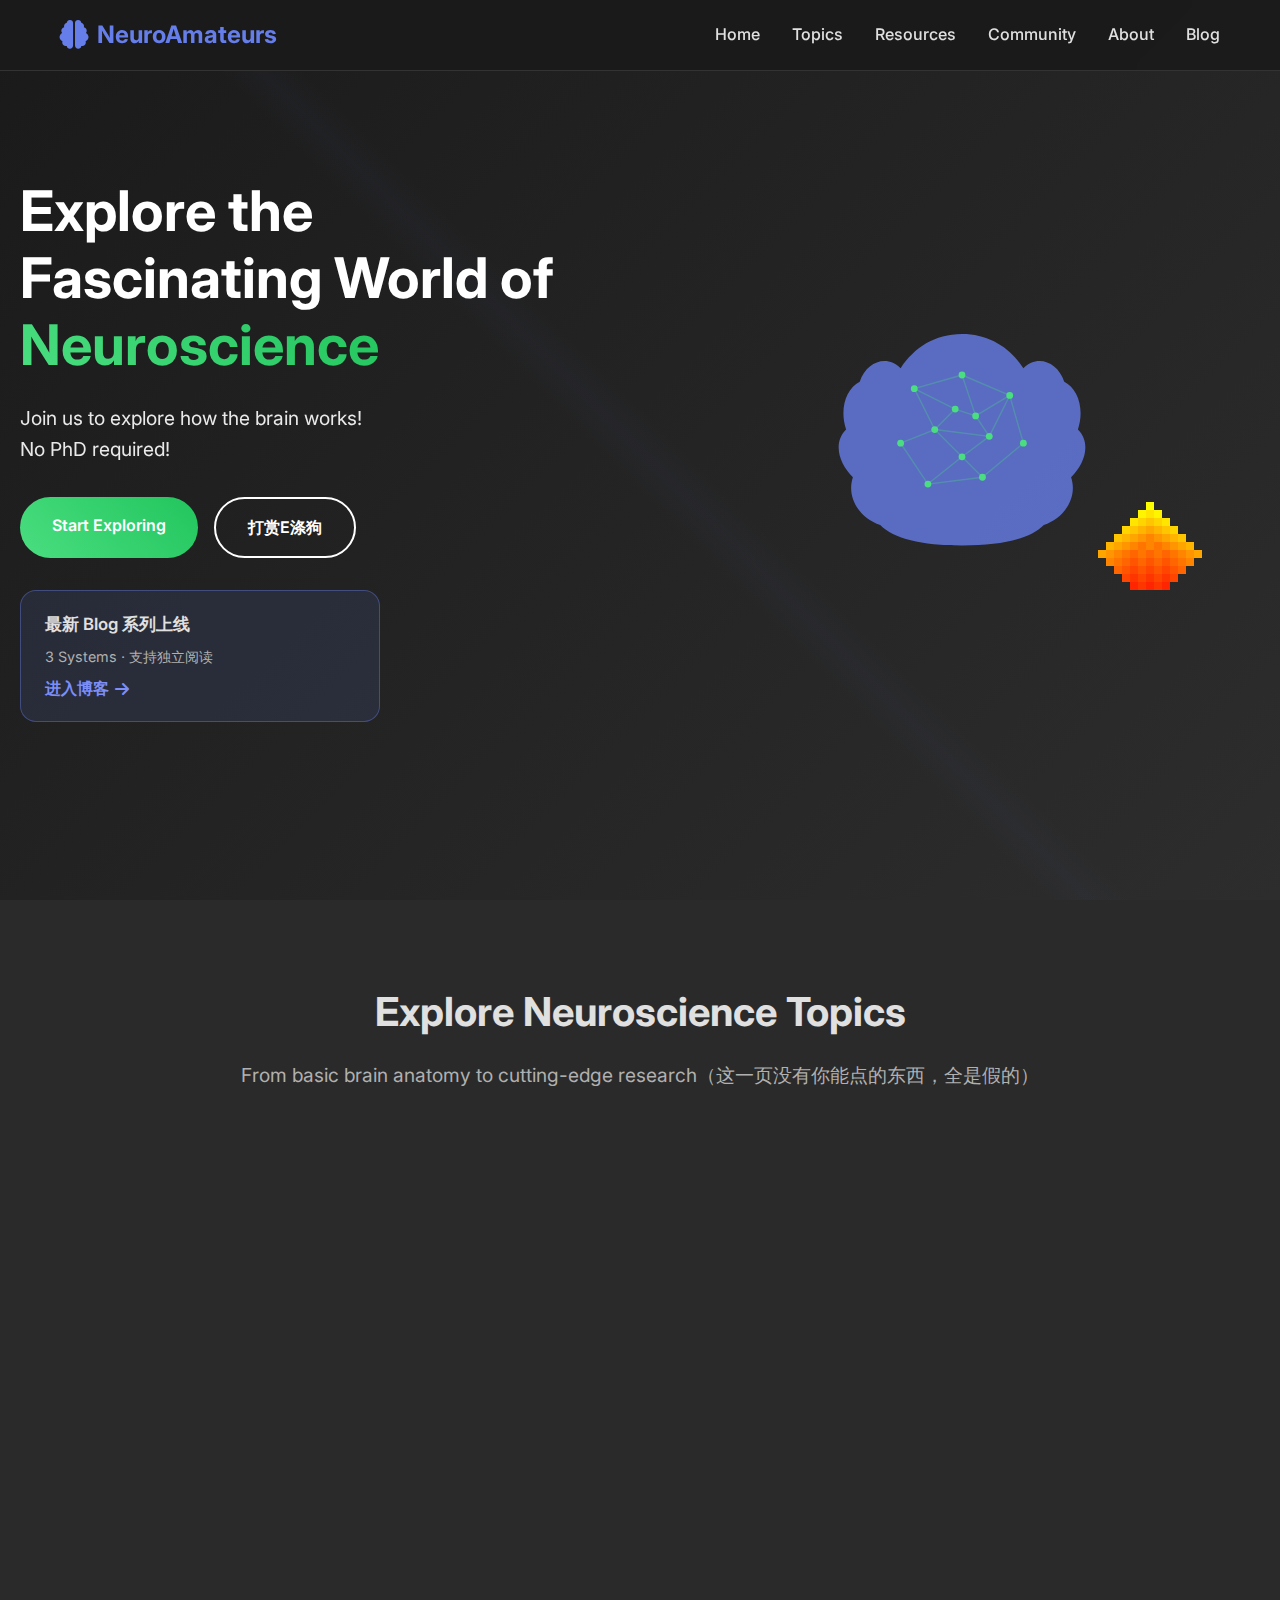
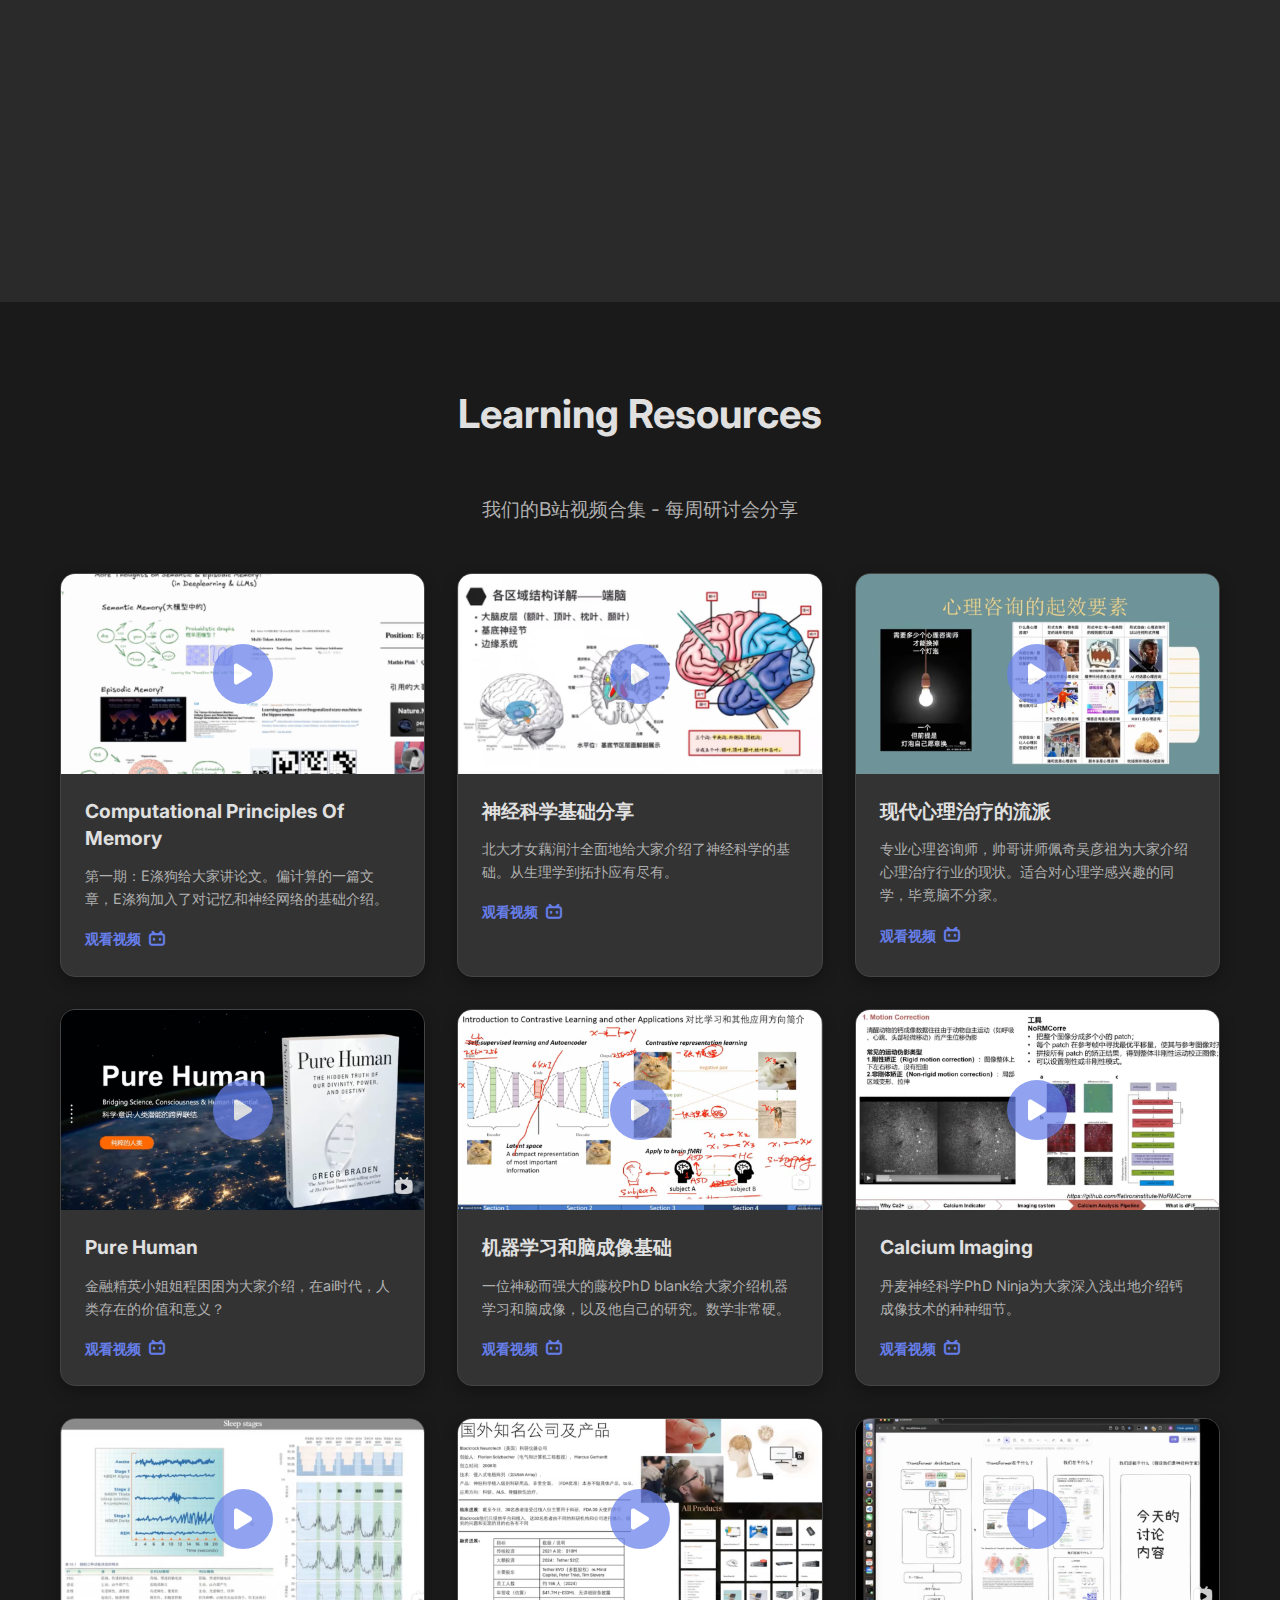
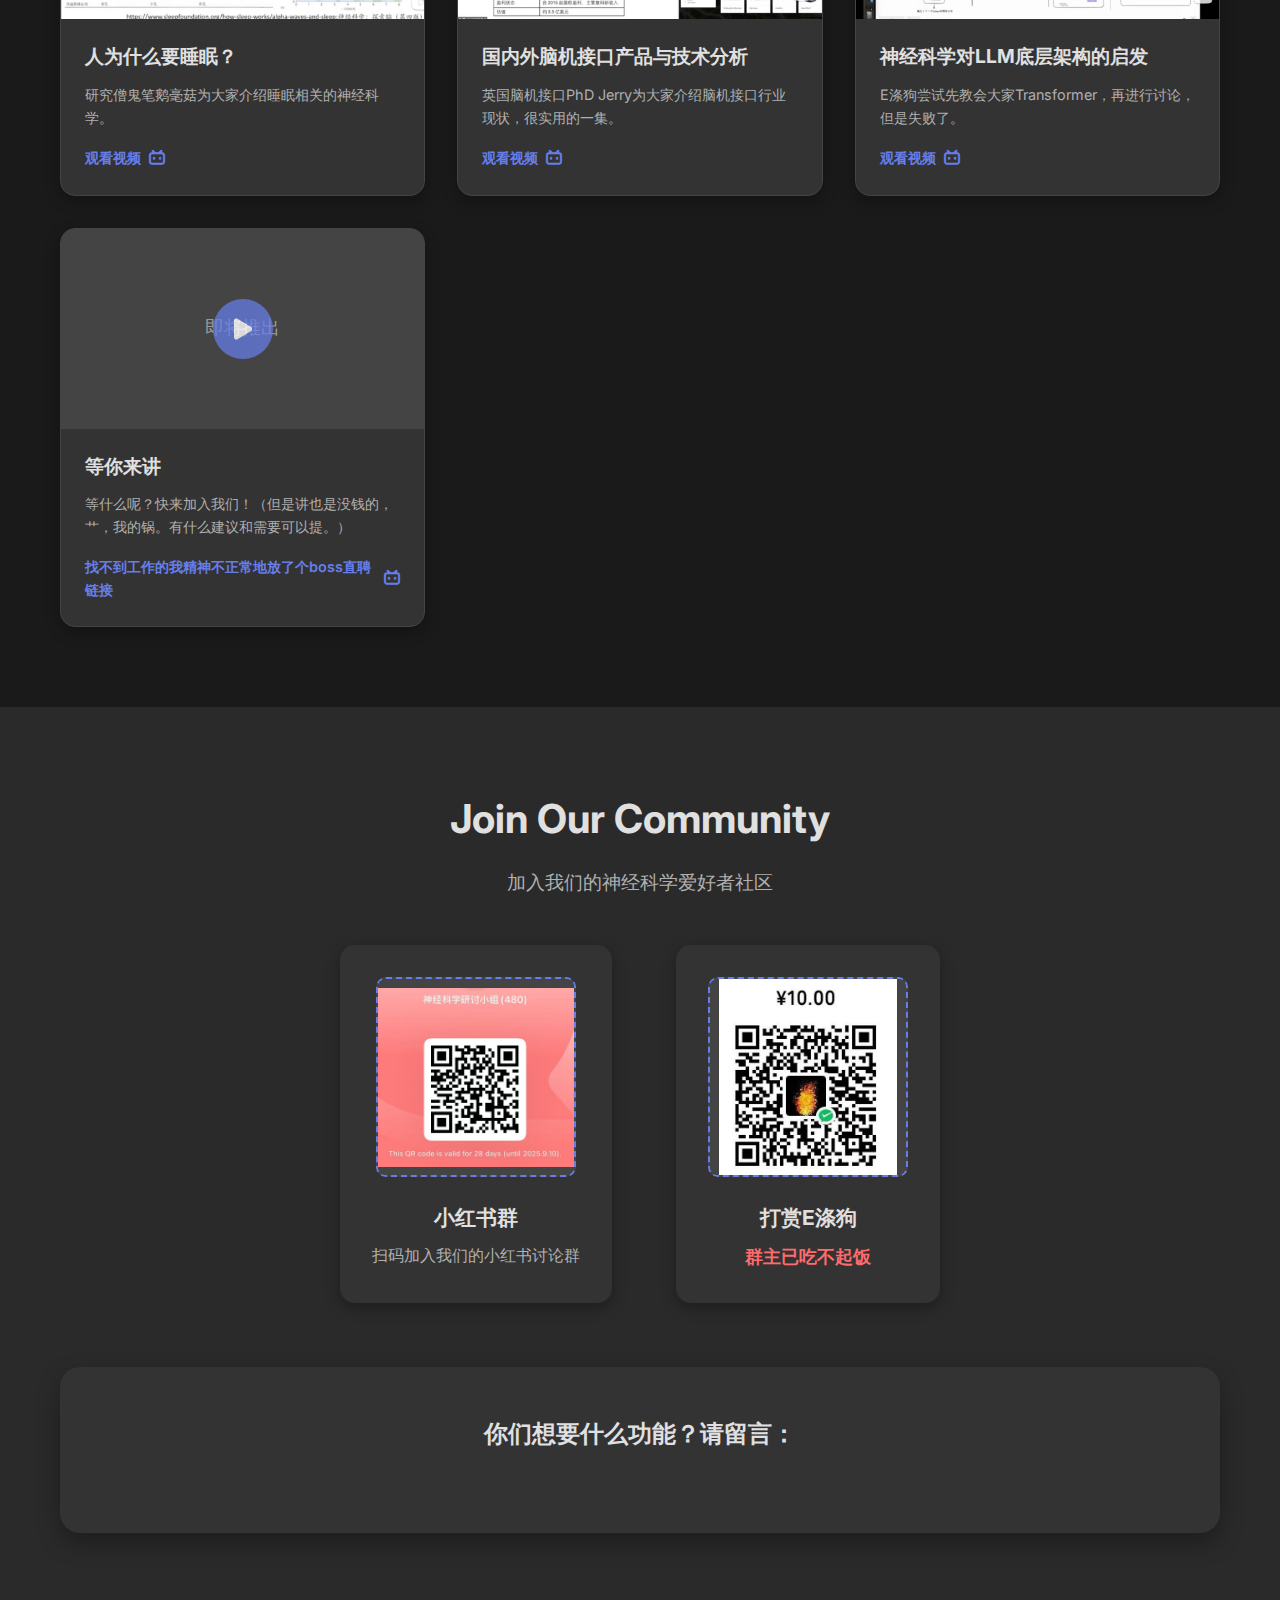
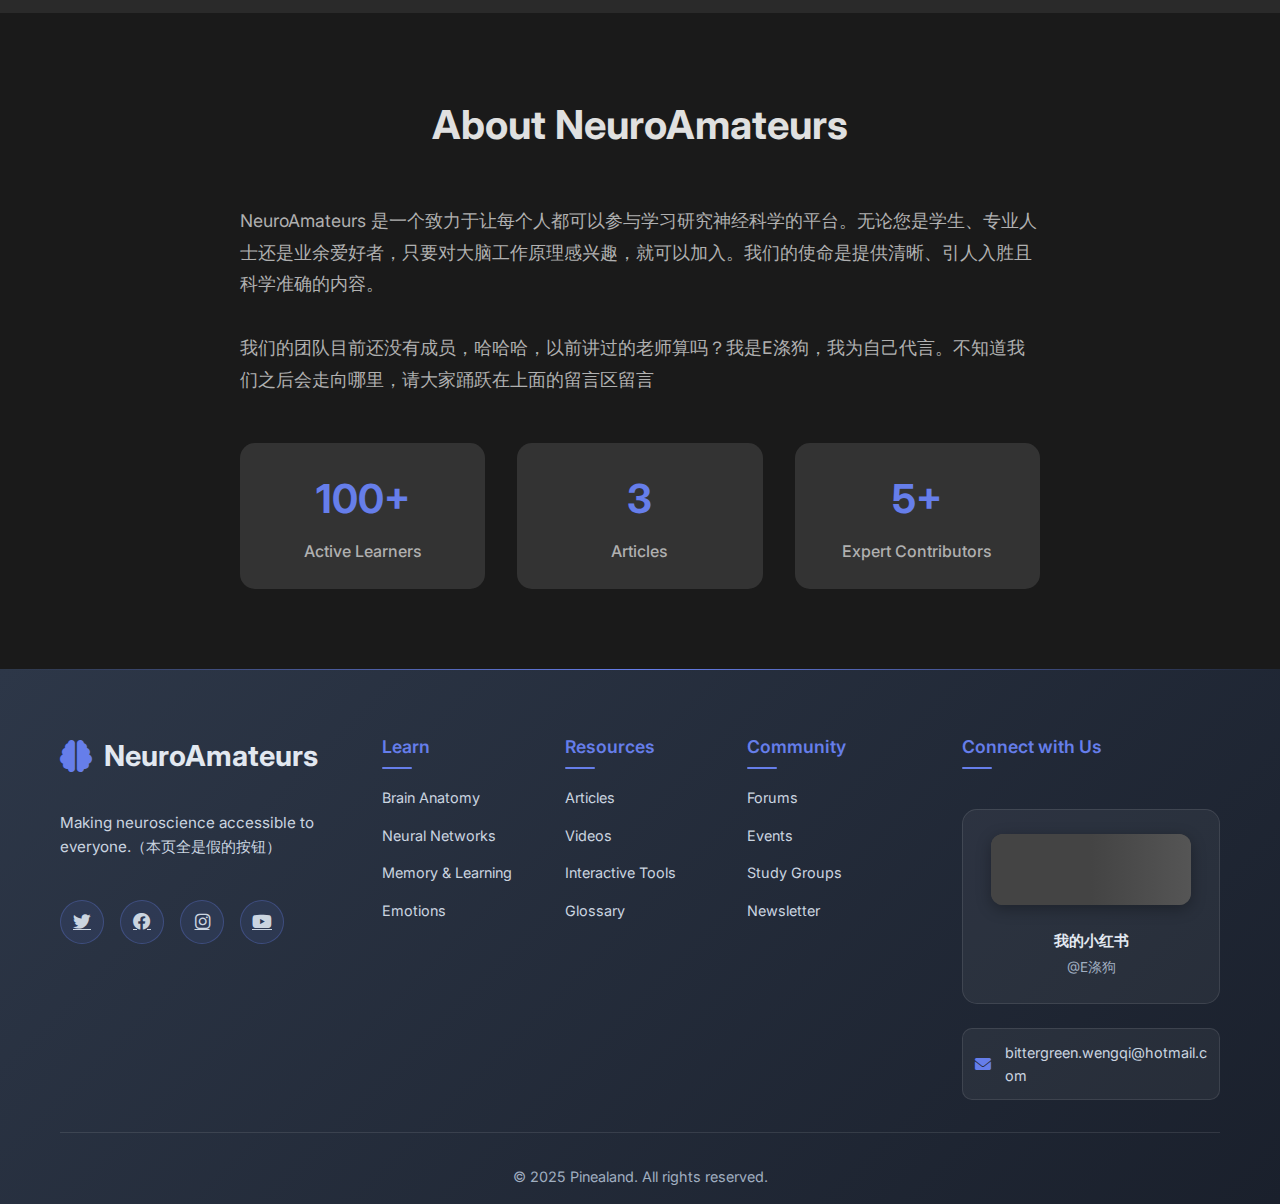
<file: index.html>
<!DOCTYPE html>
<html lang="en">
<head>
    <meta charset="UTF-8">
    <meta name="viewport" content="width=device-width, initial-scale=1.0">
    <title>NeuroAmateurs - 神经科学业余研究小组</title>
    <link rel="stylesheet" href="styles.css">
    <link href="https://fonts.googleapis.com/css2?family=Inter:wght@300;400;500;600;700&display=swap" rel="stylesheet">
    <link rel="stylesheet" href="https://cdnjs.cloudflare.com/ajax/libs/font-awesome/6.0.0/css/all.min.css">
</head>
<body>
    <!-- Navigation -->
    <nav class="navbar">
        <div class="nav-container">
            <div class="nav-logo">
                <i class="fas fa-brain"></i>
                <span>NeuroAmateurs</span>
            </div>
            <ul class="nav-menu">
                <li><a href="#home" class="nav-link">Home</a></li>
                <li><a href="#topics" class="nav-link">Topics</a></li>
                <li><a href="#resources" class="nav-link">Resources</a></li>
                <li><a href="#community" class="nav-link">Community</a></li>
                <li><a href="#about" class="nav-link">About</a></li>
                <li><a href="blog.html" class="nav-link">Blog</a></li>
            </ul>
            <div class="hamburger">
                <span></span>
                <span></span>
                <span></span>
            </div>
        </div>
    </nav>

    <!-- Hero Section -->
    <section id="home" class="hero">
        <div class="hero-container">
            <div class="hero-content">
                <h1>Explore the Fascinating World of <span class="highlight">Neuroscience</span></h1>
                <p>Join us to explore how the brain works! </br> No PhD required!</p>
                <div class="hero-buttons">
                    <a href="#topics" class="btn btn-primary">Start Exploring</a>
                    <a href="#community" class="btn btn-secondary">打赏E涤狗</a>
                </div>
                <div class="hero-blog">
                    <a href="blog.html" class="hero-blog-link">
                        <span class="hero-blog-title">最新 Blog 系列上线</span>
                        <span class="hero-blog-meta">3 Systems · 支持独立阅读</span>
                        <span class="hero-blog-action">进入博客 <i class="fas fa-arrow-right"></i></span>
                    </a>
                </div>
            </div>
            <div class="hero-visual">
                <div class="brain-animation">
                    <svg viewBox="0 0 220 200" class="brain-svg">
                        <!-- Brain-like shape -->
                        <path d="M110,15 C90,15 75,25 65,40 C55,30 40,35 35,50 C25,55 20,70 25,85 C15,95 20,110 30,120 C25,135 35,150 50,155 C60,165 80,170 110,170 C140,170 160,165 170,155 C185,150 195,135 190,120 C200,110 205,95 195,85 C200,70 195,55 185,50 C180,35 165,30 155,40 C145,25 130,15 110,15 Z" fill="#667eea" opacity="0.8"/>
                    <!-- Moderately dense neural connections -->
                    <line x1="75" y1="55" x2="110" y2="45" stroke="#4ade80" stroke-width="1" opacity="0.3" class="neural-edge"/>
                    <line x1="110" y1="45" x2="145" y2="60" stroke="#4ade80" stroke-width="1" opacity="0.3" class="neural-edge"/>
                    <line x1="75" y1="55" x2="90" y2="85" stroke="#4ade80" stroke-width="1" opacity="0.3" class="neural-edge"/>
                    <line x1="145" y1="60" x2="130" y2="90" stroke="#4ade80" stroke-width="1" opacity="0.3" class="neural-edge"/>
                    <line x1="90" y1="85" x2="110" y2="105" stroke="#4ade80" stroke-width="1" opacity="0.3" class="neural-edge"/>
                    <line x1="130" y1="90" x2="110" y2="105" stroke="#4ade80" stroke-width="1" opacity="0.3" class="neural-edge"/>
                    <line x1="110" y1="105" x2="85" y2="125" stroke="#4ade80" stroke-width="1" opacity="0.3" class="neural-edge"/>
                    <line x1="110" y1="105" x2="125" y2="120" stroke="#4ade80" stroke-width="1" opacity="0.3" class="neural-edge"/>
                    <line x1="90" y1="85" x2="130" y2="90" stroke="#4ade80" stroke-width="1" opacity="0.3" class="neural-edge"/>
                    <line x1="145" y1="60" x2="155" y2="95" stroke="#4ade80" stroke-width="1" opacity="0.3" class="neural-edge"/>
                    <line x1="155" y1="95" x2="125" y2="120" stroke="#4ade80" stroke-width="1" opacity="0.3" class="neural-edge"/>
                    <line x1="65" y1="95" x2="90" y2="85" stroke="#4ade80" stroke-width="1" opacity="0.3" class="neural-edge"/>
                    <line x1="65" y1="95" x2="85" y2="125" stroke="#4ade80" stroke-width="1" opacity="0.3" class="neural-edge"/>
                    <!-- Additional connections for isolated neurons -->
                    <line x1="105" y1="70" x2="90" y2="85" stroke="#4ade80" stroke-width="1" opacity="0.3" class="neural-edge"/>
                    <line x1="105" y1="70" x2="120" y2="75" stroke="#4ade80" stroke-width="1" opacity="0.3" class="neural-edge"/>
                    <line x1="120" y1="75" x2="130" y2="90" stroke="#4ade80" stroke-width="1" opacity="0.3" class="neural-edge"/>
                    <line x1="120" y1="75" x2="145" y2="60" stroke="#4ade80" stroke-width="1" opacity="0.3" class="neural-edge"/>
                    <!-- Extra connections for moderate density -->
                    <line x1="75" y1="55" x2="105" y2="70" stroke="#4ade80" stroke-width="1" opacity="0.3" class="neural-edge"/>
                    <line x1="110" y1="45" x2="120" y2="75" stroke="#4ade80" stroke-width="1" opacity="0.3" class="neural-edge"/>
                    <line x1="85" y1="125" x2="125" y2="120" stroke="#4ade80" stroke-width="1" opacity="0.3" class="neural-edge"/>
                    <!-- Neurons -->
                    <circle cx="75" cy="55" r="2.5" fill="#4ade80" class="neuron" data-id="0"/>
                    <circle cx="110" cy="45" r="2.5" fill="#4ade80" class="neuron" data-id="1"/>
                    <circle cx="145" cy="60" r="2.5" fill="#4ade80" class="neuron" data-id="2"/>
                    <circle cx="90" cy="85" r="2.5" fill="#4ade80" class="neuron" data-id="3"/>
                    <circle cx="130" cy="90" r="2.5" fill="#4ade80" class="neuron" data-id="4"/>
                    <circle cx="110" cy="105" r="2.5" fill="#4ade80" class="neuron" data-id="5"/>
                    <circle cx="85" cy="125" r="2.5" fill="#4ade80" class="neuron" data-id="6"/>
                    <circle cx="125" cy="120" r="2.5" fill="#4ade80" class="neuron" data-id="7"/>
                    <circle cx="65" cy="95" r="2.5" fill="#4ade80" class="neuron" data-id="9"/>
                    <circle cx="155" cy="95" r="2.5" fill="#4ade80" class="neuron" data-id="9"/>
                    <circle cx="105" cy="70" r="2.5" fill="#4ade80" class="neuron" data-id="10"/>
                    <circle cx="120" cy="75" r="2.5" fill="#4ade80" class="neuron" data-id="11"/>
                </svg>
            </div>
            <div class="pixel-fire">
                <!-- Base row -->
                <div class="fire-pixel"></div>
                <div class="fire-pixel"></div>
                <div class="fire-pixel"></div>
                <div class="fire-pixel"></div>
                <div class="fire-pixel"></div>
                <!-- Second row -->
                <div class="fire-pixel"></div>
                <div class="fire-pixel"></div>
                <div class="fire-pixel"></div>
                <div class="fire-pixel"></div>
                <div class="fire-pixel"></div>
                <div class="fire-pixel"></div>
                <div class="fire-pixel"></div>
                <!-- Third row -->
                <div class="fire-pixel"></div>
                <div class="fire-pixel"></div>
                <div class="fire-pixel"></div>
                <div class="fire-pixel"></div>
                <div class="fire-pixel"></div>
                <div class="fire-pixel"></div>
                <div class="fire-pixel"></div>
                <div class="fire-pixel"></div>
                <!-- Fourth row -->
                <div class="fire-pixel"></div>
                <div class="fire-pixel"></div>
                <div class="fire-pixel"></div>
                <div class="fire-pixel"></div>
                <div class="fire-pixel"></div>
                <div class="fire-pixel"></div>
                <div class="fire-pixel"></div>
                <div class="fire-pixel"></div>
                <div class="fire-pixel"></div>
                <div class="fire-pixel"></div>
                <!-- Fifth row -->
                <div class="fire-pixel"></div>
                <div class="fire-pixel"></div>
                <div class="fire-pixel"></div>
                <div class="fire-pixel"></div>
                <div class="fire-pixel"></div>
                <div class="fire-pixel"></div>
                <div class="fire-pixel"></div>
                <div class="fire-pixel"></div>
                <div class="fire-pixel"></div>
                <!-- Sixth row -->
                <div class="fire-pixel"></div>
                <div class="fire-pixel"></div>
                <div class="fire-pixel"></div>
                <div class="fire-pixel"></div>
                <div class="fire-pixel"></div>
                <div class="fire-pixel"></div>
                <div class="fire-pixel"></div>
                <div class="fire-pixel"></div>
                <div class="fire-pixel"></div>
                <!-- Seventh row -->
                <div class="fire-pixel"></div>
                <div class="fire-pixel"></div>
                <div class="fire-pixel"></div>
                <div class="fire-pixel"></div>
                <div class="fire-pixel"></div>
                <div class="fire-pixel"></div>
                <div class="fire-pixel"></div>
                <div class="fire-pixel"></div>
                <div class="fire-pixel"></div>
                <!-- Eighth row -->
                <div class="fire-pixel"></div>
                <div class="fire-pixel"></div>
                <div class="fire-pixel"></div>
                <div class="fire-pixel"></div>
                <div class="fire-pixel"></div>
                <div class="fire-pixel"></div>
                <div class="fire-pixel"></div>
                <!-- Top flame tips -->
                <div class="fire-pixel"></div>
                <div class="fire-pixel"></div>
                <div class="fire-pixel"></div>
                <div class="fire-pixel"></div>
                <div class="fire-pixel"></div>
                <!-- Upper tips -->
                <div class="fire-pixel"></div>
                <div class="fire-pixel"></div>
                <div class="fire-pixel"></div>
                <!-- Final tip -->
                <div class="fire-pixel"></div>
                <div class="fire-pixel"></div>
                <div class="fire-pixel"></div>
                <div class="fire-pixel"></div>
                <div class="fire-pixel"></div>
                <div class="fire-pixel"></div>
                <div class="fire-pixel"></div>
                <div class="fire-pixel"></div>
                <div class="fire-pixel"></div>
            </div>
        </div>
    </section>

    <!-- Topics Section -->
    <section id="topics" class="topics">
        <div class="container">
            <h2>Explore Neuroscience Topics</h2>
            <p class="section-subtitle">From basic brain anatomy to cutting-edge research（这一页没有你能点的东西，全是假的）</p>
            <div class="topics-grid">
                <div class="topic-card">
                    <div class="topic-icon">
                        <i class="fas fa-brain"></i>
                    </div>
                    <h3>Brain Anatomy</h3>
                    <p>Learn about the structure and organization of the human brain, from neurons to major brain regions.</p>
                    <a href="#" class="topic-link">Explore <i class="fas fa-arrow-right"></i></a>
                </div>
                <div class="topic-card">
                    <div class="topic-icon">
                        <i class="fas fa-bolt"></i>
                    </div>
                    <h3>Neural Networks</h3>
                    <p>Discover how neurons communicate and form complex networks that enable thought and behavior.</p>
                    <a href="#" class="topic-link">Explore <i class="fas fa-arrow-right"></i></a>
                </div>
                <div class="topic-card">
                    <div class="topic-icon">
                        <i class="fas fa-memory"></i>
                    </div>
                    <h3>Memory & Learning</h3>
                    <p>Understand how memories are formed, stored, and retrieved in the brain.</p>
                    <a href="#" class="topic-link">Explore <i class="fas fa-arrow-right"></i></a>
                </div>
                <div class="topic-card">
                    <div class="topic-icon">
                        <i class="fas fa-heart"></i>
                    </div>
                    <h3>Emotions</h3>
                    <p>Explore the neural basis of emotions and how they influence our thoughts and actions.</p>
                    <a href="#" class="topic-link">Explore <i class="fas fa-arrow-right"></i></a>
                </div>
                <div class="topic-card">
                    <div class="topic-icon">
                        <i class="fas fa-eye"></i>
                    </div>
                    <h3>Perception</h3>
                    <p>Learn how the brain processes sensory information to create our perception of the world.</p>
                    <a href="#" class="topic-link">Explore <i class="fas fa-arrow-right"></i></a>
                </div>
                <div class="topic-card">
                    <div class="topic-icon">
                        <i class="fas fa-bed"></i>
                    </div>
                    <h3>Sleep & Dreams</h3>
                    <p>Discover the mysteries of sleep, dreams, and their crucial role in brain function.</p>
                    <a href="#" class="topic-link">Explore <i class="fas fa-arrow-right"></i></a>
                </div>
            </div>
        </div>
    </section>

    <!-- Resources Section -->
    <section id="resources" class="resources">
        <div class="container">
            <h2>Learning Resources</h2>
            <p class="section-subtitle">我们的B站视频合集 - 每周研讨会分享</p>
            <div class="video-grid">
                <!-- Video 1 -->
                <div class="video-card">
                    <div class="video-thumbnail">
                        <img src="img/learning_resources/video1.png" alt="Video 1 Thumbnail" loading="lazy" width="350" height="200">
                        <div class="play-button">
                            <i class="fas fa-play"></i>
                        </div>
                    </div>
                    <div class="video-content">
                        <h3>Computational Principles Of Memory</h3>
                        <p>第一期：E涤狗给大家讲论文。偏计算的一篇文章，E涤狗加入了对记忆和神经网络的基础介绍。</p>
                        <a href="https://www.bilibili.com/video/BV1VWRiYvEM8" class="video-link" target="_blank" rel="noopener noreferrer">观看视频 <i class="fab fa-bilibili"></i></a>
                    </div>
                </div>

                <!-- Video 2 -->
                <div class="video-card">
                    <div class="video-thumbnail">
                        <img src="img/learning_resources/video2.png" alt="Video 2 Thumbnail" loading="lazy" width="350" height="200">
                        <div class="play-button">
                            <i class="fas fa-play"></i>
                        </div>
                    </div>
                    <div class="video-content">
                        <h3>神经科学基础分享</h3>
                        <p>北大才女藕润汁全面地给大家介绍了神经科学的基础。从生理学到拓扑应有尽有。</p>
                        <a href="https://www.bilibili.com/video/BV1DBdZYtEMm" class="video-link" target="_blank" rel="noopener noreferrer">观看视频 <i class="fab fa-bilibili"></i></a>
                    </div>
                </div>

                <!-- Video 3 -->
                <div class="video-card">
                    <div class="video-thumbnail">
                        <img src="img/learning_resources/video3.png" alt="Video 3 Thumbnail" loading="lazy" width="350" height="200">
                        <div class="play-button">
                            <i class="fas fa-play"></i>
                        </div>
                    </div>
                    <div class="video-content">
                        <h3>现代心理治疗的流派</h3>
                        <p>专业心理咨询师，帅哥讲师佩奇吴彦祖为大家介绍心理治疗行业的现状。适合对心理学感兴趣的同学，毕竟脑不分家。</p>
                        <a href="https://www.bilibili.com/video/BV1L85QzREjM" class="video-link" target="_blank" rel="noopener noreferrer">观看视频 <i class="fab fa-bilibili"></i></a>
                    </div>
                </div>

                <!-- Video 4 -->
                <div class="video-card">
                    <div class="video-thumbnail">
                        <img src="img/learning_resources/video4.png" alt="Video 4 Thumbnail" loading="lazy" width="350" height="200">
                        <div class="play-button">
                            <i class="fas fa-play"></i>
                        </div>
                    </div>
                    <div class="video-content">
                        <h3>Pure Human</h3>
                        <p>金融精英小姐姐程困困为大家介绍，在ai时代，人类存在的价值和意义？</p>
                        <a href="https://www.bilibili.com/video/BV1MFGqzwEX3" class="video-link" target="_blank" rel="noopener noreferrer">观看视频 <i class="fab fa-bilibili"></i></a>
                    </div>
                </div>

                <!-- Video 5 -->
                <div class="video-card">
                    <div class="video-thumbnail">
                        <img src="img/learning_resources/video5.png" alt="Video 5 Thumbnail" loading="lazy" width="350" height="200">
                        <div class="play-button">
                            <i class="fas fa-play"></i>
                        </div>
                    </div>
                    <div class="video-content">
                        <h3>机器学习和脑成像基础</h3>
                        <p>一位神秘而强大的藤校PhD blank给大家介绍机器学习和脑成像，以及他自己的研究。数学非常硬。</p>
                        <a href="https://www.bilibili.com/video/BV1qAE3zREyp" class="video-link" target="_blank" rel="noopener noreferrer">观看视频 <i class="fab fa-bilibili"></i></a>
                    </div>
                </div>

                <!-- Video 6 -->
                <div class="video-card">
                    <div class="video-thumbnail">
                        <img src="img/learning_resources/video6.png" alt="Video 6 Thumbnail" loading="lazy" width="350" height="200">
                        <div class="play-button">
                            <i class="fas fa-play"></i>
                        </div>
                    </div>
                    <div class="video-content">
                        <h3>Calcium Imaging</h3>
                        <p>丹麦神经科学PhD Ninja为大家深入浅出地介绍钙成像技术的种种细节。</p>
                        <a href="https://www.bilibili.com/video/BV1cYJizKEVg" class="video-link" target="_blank" rel="noopener noreferrer">观看视频 <i class="fab fa-bilibili"></i></a>
                    </div>
                </div>

                <!-- Video 7 -->
                <div class="video-card">
                    <div class="video-thumbnail">
                        <img src="img/learning_resources/video7.png" alt="Video 7 Thumbnail" loading="lazy" width="350" height="200">
                        <div class="play-button">
                            <i class="fas fa-play"></i>
                        </div>
                    </div>
                    <div class="video-content">
                        <h3>人为什么要睡眠？</h3>
                        <p>研究僧鬼笔鹅毫菇为大家介绍睡眠相关的神经科学。</p>
                        <a href="https://www.bilibili.com/video/BV1N18vzeE2J" class="video-link" target="_blank" rel="noopener noreferrer">观看视频 <i class="fab fa-bilibili"></i></a>
                    </div>
                </div>

                <!-- Video 8 -->
                <div class="video-card">
                    <div class="video-thumbnail">
                        <img src="img/learning_resources/video8.png" alt="Video 8 Thumbnail" loading="lazy" width="350" height="200">
                        <div class="play-button">
                            <i class="fas fa-play"></i>
                        </div>
                    </div>
                    <div class="video-content">
                        <h3>国内外脑机接口产品与技术分析</h3>
                        <p>英国脑机接口PhD Jerry为大家介绍脑机接口行业现状，很实用的一集。</p>
                        <a href="https://www.bilibili.com/video/BV1AD8vzcExw" class="video-link" target="_blank" rel="noopener noreferrer">观看视频 <i class="fab fa-bilibili"></i></a>
                    </div>
                </div>

                <!-- Video 9 -->
                <div class="video-card">
                    <div class="video-thumbnail">
                        <img src="img/learning_resources/video9.png" alt="Video 9 Thumbnail" loading="lazy" width="350" height="200">
                        <div class="play-button">
                            <i class="fas fa-play"></i>
                        </div>
                    </div>
                    <div class="video-content">
                        <h3>神经科学对LLM底层架构的启发</h3>
                        <p>E涤狗尝试先教会大家Transformer，再进行讨论，但是失败了。</p>
                        <a href="https://www.bilibili.com/video/BV1dP8iznEBn" class="video-link" target="_blank" rel="noopener noreferrer">观看视频 <i class="fab fa-bilibili"></i></a>
                    </div>
                </div>

                <!-- Video 10 -->
                <div class="video-card">
                    <div class="video-thumbnail">
                        <img src="data:image/svg+xml,%3Csvg xmlns='http://www.w3.org/2000/svg' width='350' height='200'%3E%3Crect width='100%25' height='100%25' fill='%23444'/%3E%3Ctext x='50%25' y='50%25' text-anchor='middle' dy='.3em' fill='%23999' font-size='18'%3E即将推出%3C/text%3E%3C/svg%3E" alt="Video 10 Thumbnail" width="350" height="200">
                        <div class="play-button">
                            <i class="fas fa-play"></i>
                        </div>
                    </div>
                    <div class="video-content">
                        <h3>等你来讲</h3>
                        <p>等什么呢？快来加入我们！（但是讲也是没钱的，艹，我的锅。有什么建议和需要可以提。）</p>
                        <a href="https://www.zhipin.com/" class="video-link" target="_blank" rel="noopener noreferrer">找不到工作的我精神不正常地放了个boss直聘链接 <i class="fab fa-bilibili"></i></a>
                    </div>
                </div>
            </div>
        </div>
    </section>

    <!-- Community Section -->
    <section id="community" class="community">
        <div class="container">
            <h2>Join Our Community</h2>
            <p class="section-subtitle">加入我们的神经科学爱好者社区</p>
            
            <!-- QR Codes Section -->
            <div class="qr-codes-section">
                <div class="qr-code-item">
                    <div class="qr-placeholder">
                        <img src="img/join/redbook_qr.png" alt="小红书群二维码" style="width: 100%; height: 100%; object-fit: contain; border-radius: 8px;">
                    </div>
                    <h3>小红书群</h3>
                    <p>扫码加入我们的小红书讨论群</p>
                </div>
                
                <div class="qr-code-item">
                    <div class="qr-placeholder">
                        <img src="img/join/wechat_qr.png" alt="打赏二维码" style="width: 100%; height: 100%; object-fit: contain; border-radius: 8px;">
                    </div>
                    <h3>打赏E涤狗</h3>
                    <p class="donation-text">群主已吃不起饭</p>
                </div>
            </div>
            
            <!-- Comments Section -->
            <div class="comments-section">
                <h3>你们想要什么功能？请留言：</h3>
                
                <!-- Giscus Comments -->
                <script src="https://giscus.app/client.js"
                       data-repo="bittergreen/NeuroAmateurs"
                       data-repo-id="R_kgDOPdPvLQ"
                       data-category="Announcements"
                       data-category-id="DIC_kwDOPdPvLc4CuInF"
                       data-mapping="pathname"
                       data-strict="0"
                       data-reactions-enabled="1"
                       data-emit-metadata="0"
                       data-input-position="top"
                       data-theme="dark"
                       data-lang="zh-CN"
                       data-loading="lazy"
                       crossorigin="anonymous"
                       async>
                </script>
            </div>
        </div>
    </section>

    <!-- About Section -->
    <section id="about" class="about">
        <div class="container">
            <h2>About NeuroAmateurs</h2>
            <div class="about-content">
                <div class="about-text">
                    <p>NeuroAmateurs 是一个致力于让每个人都可以参与学习研究神经科学的平台。无论您是学生、专业人士还是业余爱好者，只要对大脑工作原理感兴趣，就可以加入。我们的使命是提供清晰、引人入胜且科学准确的内容。</p>
                    <p>我们的团队目前还没有成员，哈哈哈，以前讲过的老师算吗？我是E涤狗，我为自己代言。不知道我们之后会走向哪里，请大家踊跃在上面的留言区留言</p>
                    <div class="stats">
                        <div class="stat">
                            <span class="stat-number">100+</span>
                            <span class="stat-label">Active Learners</span>
                        </div>
                        <div class="stat">
                            <span class="stat-number" id="blog-count">0</span>
                            <span class="stat-label">Articles</span>
                        </div>
                        <div class="stat">
                            <span class="stat-number">5+</span>
                            <span class="stat-label">Expert Contributors</span>
                        </div>
                    </div>
                </div>
            </div>
        </div>
    </section>

    <!-- Footer -->
    <footer class="footer">
        <div class="container">
            <div class="footer-content">
                <!-- 主要信息区域 -->
                <div class="footer-main">
                    <div class="footer-logo">
                        <i class="fas fa-brain"></i>
                        <span>NeuroAmateurs</span>
                    </div>
                    <p>Making neuroscience accessible to everyone.（本页全是假的按钮）</p>
                    <div class="social-links">
                        <a href="#" aria-label="Twitter"><i class="fab fa-twitter"></i></a>
                        <a href="#" aria-label="Facebook"><i class="fab fa-facebook"></i></a>
                        <a href="#" aria-label="Instagram"><i class="fab fa-instagram"></i></a>
                        <a href="#" aria-label="YouTube"><i class="fab fa-youtube"></i></a>
                    </div>
                </div>

                <!-- 链接区域 -->
                <div class="footer-links">
                    <div class="footer-section">
                        <h4>Learn</h4>
                        <ul>
                            <li><a href="#">Brain Anatomy</a></li>
                            <li><a href="#">Neural Networks</a></li>
                            <li><a href="#">Memory & Learning</a></li>
                            <li><a href="#">Emotions</a></li>
                        </ul>
                    </div>
                    <div class="footer-section">
                        <h4>Resources</h4>
                        <ul>
                            <li><a href="#">Articles</a></li>
                            <li><a href="#">Videos</a></li>
                            <li><a href="#">Interactive Tools</a></li>
                            <li><a href="#">Glossary</a></li>
                        </ul>
                    </div>
                    <div class="footer-section">
                        <h4>Community</h4>
                        <ul>
                            <li><a href="#">Forums</a></li>
                            <li><a href="#">Events</a></li>
                            <li><a href="#">Study Groups</a></li>
                            <li><a href="#">Newsletter</a></li>
                        </ul>
                    </div>
                </div>

                <!-- 联系信息区域 -->
                <div class="footer-contact">
                    <h4>Connect with Us</h4>
                    <div class="footer-qr">
                        <img src="img/contact_me.png" alt="小红书头像" loading="lazy" width="280" height="100">
                        <div class="qr-info">
                            <p class="qr-title">我的小红书</p>
                            <p class="qr-subtitle">@E涤狗</p>
                        </div>
                    </div>
                    <div class="contact-info">
                        <div class="contact-item">
                            <i class="fas fa-envelope"></i>
                            <span>bittergreen.wengqi@hotmail.com</span>
                        </div>
                    </div>
                </div>
            </div>
            
            <div class="footer-bottom">
                <p>&copy; 2025 Pinealand. All rights reserved.</p>
            </div>
        </div>
    </footer>

    <script src="script.js"></script>
</body>
</html>
</file>
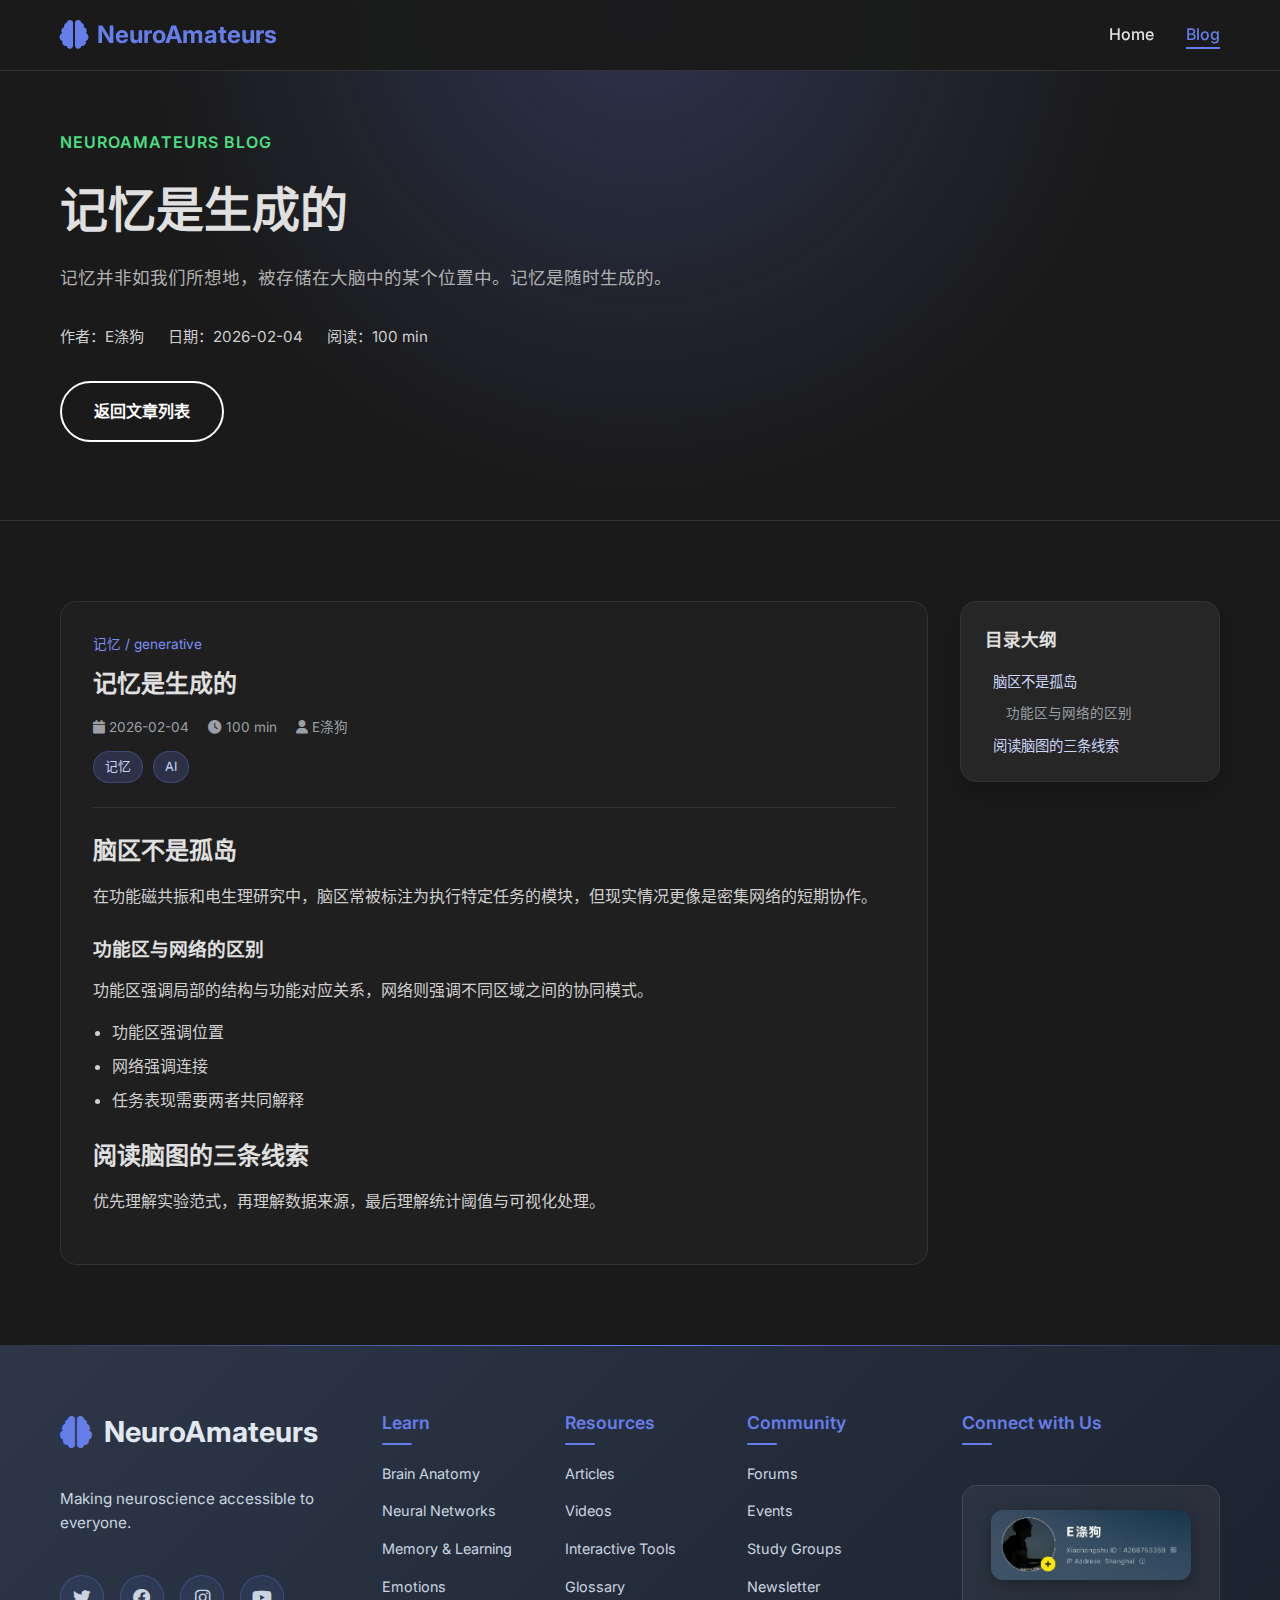
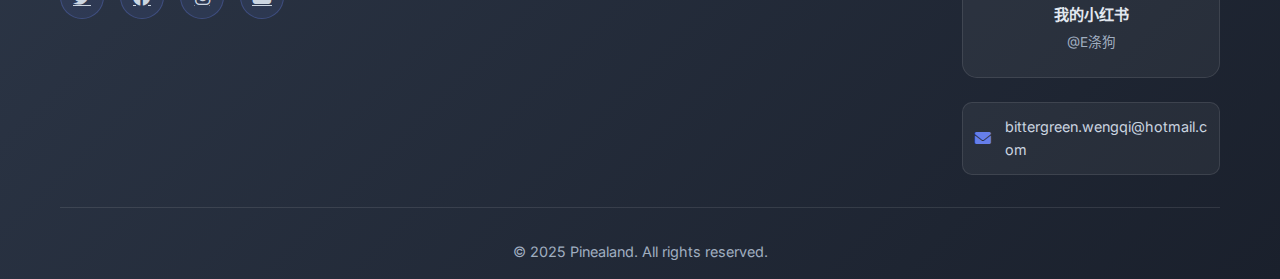
<file: article.html>
<!DOCTYPE html>
<html lang="zh-CN">
<head>
    <meta charset="UTF-8">
    <meta name="viewport" content="width=device-width, initial-scale=1.0">
    <title>NeuroAmateurs Article</title>
    <link rel="stylesheet" href="styles.css">
    <link href="https://fonts.googleapis.com/css2?family=Inter:wght@300;400;500;600;700&display=swap" rel="stylesheet">
    <link rel="stylesheet" href="https://cdnjs.cloudflare.com/ajax/libs/font-awesome/6.0.0/css/all.min.css">
</head>
<body>
    <nav class="navbar">
        <div class="nav-container">
            <div class="nav-logo">
                <i class="fas fa-brain"></i>
                <span>NeuroAmateurs</span>
            </div>
            <ul class="nav-menu">
                <li><a href="index.html" class="nav-link">Home</a></li>
                <li><a href="blog.html" class="nav-link active">Blog</a></li>
            </ul>
            <div class="hamburger">
                <span></span>
                <span></span>
                <span></span>
            </div>
        </div>
    </nav>

    <header class="blog-hero article-hero">
        <div class="container">
            <div class="blog-hero-content">
                <p class="blog-hero-label">NeuroAmateurs Blog</p>
                <h1 id="article-hero-title">文章加载中</h1>
                <p class="blog-hero-subtitle" id="article-hero-summary"></p>
                <div class="blog-hero-meta">
                    <span id="article-hero-author"></span>
                    <span id="article-hero-date"></span>
                    <span id="article-hero-reading"></span>
                </div>
                <div class="article-hero-actions">
                    <a class="btn btn-secondary" href="blog.html">返回文章列表</a>
                </div>
            </div>
        </div>
    </header>

    <section class="blog">
        <div class="container">
            <div class="article-layout">
                <article class="blog-article">
                    <div class="article-header">
                        <div class="article-breadcrumbs" id="article-breadcrumbs"></div>
                        <h2 id="article-title"></h2>
                        <div class="article-meta" id="article-meta"></div>
                        <div class="article-tags" id="article-tags"></div>
                    </div>
                    <div class="article-content" id="article-content"></div>
                </article>
                <aside class="blog-aside">
                    <div class="blog-panel">
                        <h3>目录大纲</h3>
                        <nav id="article-toc" class="article-toc"></nav>
                    </div>
                </aside>
            </div>
        </div>
    </section>

    <footer class="footer">
        <div class="container">
            <div class="footer-content">
                <div class="footer-main">
                    <div class="footer-logo">
                        <i class="fas fa-brain"></i>
                        <span>NeuroAmateurs</span>
                    </div>
                    <p>Making neuroscience accessible to everyone.</p>
                    <div class="social-links">
                        <a href="#" aria-label="Twitter"><i class="fab fa-twitter"></i></a>
                        <a href="#" aria-label="Facebook"><i class="fab fa-facebook"></i></a>
                        <a href="#" aria-label="Instagram"><i class="fab fa-instagram"></i></a>
                        <a href="#" aria-label="YouTube"><i class="fab fa-youtube"></i></a>
                    </div>
                </div>
                <div class="footer-links">
                    <div class="footer-section">
                        <h4>Learn</h4>
                        <ul>
                            <li><a href="index.html#topics">Brain Anatomy</a></li>
                            <li><a href="index.html#topics">Neural Networks</a></li>
                            <li><a href="index.html#topics">Memory & Learning</a></li>
                            <li><a href="index.html#topics">Emotions</a></li>
                        </ul>
                    </div>
                    <div class="footer-section">
                        <h4>Resources</h4>
                        <ul>
                            <li><a href="index.html#resources">Articles</a></li>
                            <li><a href="index.html#resources">Videos</a></li>
                            <li><a href="index.html#community">Interactive Tools</a></li>
                            <li><a href="index.html#about">Glossary</a></li>
                        </ul>
                    </div>
                    <div class="footer-section">
                        <h4>Community</h4>
                        <ul>
                            <li><a href="index.html#community">Forums</a></li>
                            <li><a href="index.html#community">Events</a></li>
                            <li><a href="index.html#community">Study Groups</a></li>
                            <li><a href="index.html#community">Newsletter</a></li>
                        </ul>
                    </div>
                </div>
                <div class="footer-contact">
                    <h4>Connect with Us</h4>
                    <div class="footer-qr">
                        <img src="img/contact_me.png" alt="小红书头像" loading="lazy" width="280" height="100">
                        <div class="qr-info">
                            <p class="qr-title">我的小红书</p>
                            <p class="qr-subtitle">@E涤狗</p>
                        </div>
                    </div>
                    <div class="contact-info">
                        <div class="contact-item">
                            <i class="fas fa-envelope"></i>
                            <span>bittergreen.wengqi@hotmail.com</span>
                        </div>
                    </div>
                </div>
            </div>
            <div class="footer-bottom">
                <p>&copy; 2025 Pinealand. All rights reserved.</p>
            </div>
        </div>
    </footer>

    <script src="script.js"></script>
    <script>
        document.addEventListener('DOMContentLoaded', async () => {
            const params = new URLSearchParams(window.location.search);
            const slugParam = params.get('slug');
            const heroTitle = document.getElementById('article-hero-title');
            const heroSummary = document.getElementById('article-hero-summary');
            const heroAuthor = document.getElementById('article-hero-author');
            const heroDate = document.getElementById('article-hero-date');
            const heroReading = document.getElementById('article-hero-reading');
            const articleTitle = document.getElementById('article-title');
            const articleMeta = document.getElementById('article-meta');
            const articleTags = document.getElementById('article-tags');
            const articleContent = document.getElementById('article-content');
            const articleBreadcrumbs = document.getElementById('article-breadcrumbs');
            const articleToc = document.getElementById('article-toc');

            const indexText = await fetch('articles/index.txt').then((res) => res.text()).catch(() => '');
            const files = indexText
                .split('\n')
                .map((line) => line.trim())
                .filter(Boolean);
            const targetFile = files.find((file) => file.replace(/\.(md|txt)$/i, '') === slugParam) || files[0];

            const normalizeTags = (value) => {
                if (!value) return [];
                const cleaned = value.replace(/^\[|\]$/g, '');
                return cleaned.split(',').map((tag) => tag.trim()).filter(Boolean);
            };

            const parseFrontMatter = (raw) => {
                if (!raw.startsWith('---')) {
                    return { meta: {}, body: raw };
                }
                const endIndex = raw.indexOf('\n---');
                if (endIndex === -1) {
                    return { meta: {}, body: raw };
                }
                const frontMatter = raw.slice(3, endIndex).trim();
                const body = raw.slice(endIndex + 4).replace(/^\s+/, '');
                const meta = {};
                frontMatter.split('\n').forEach((line) => {
                    const separatorIndex = line.indexOf(':');
                    if (separatorIndex === -1) return;
                    const key = line.slice(0, separatorIndex).trim();
                    const value = line.slice(separatorIndex + 1).trim();
                    if (key === 'tags') {
                        meta.tags = normalizeTags(value);
                    } else {
                        meta[key] = value;
                    }
                });
                return { meta, body };
            };

            const escapeHtml = (text) => text
                .replace(/&/g, '&amp;')
                .replace(/</g, '&lt;')
                .replace(/>/g, '&gt;')
                .replace(/"/g, '&quot;')
                .replace(/'/g, '&#39;');

            const applyEmphasis = (input) => {
                let output = input;
                output = output.replace(/\*\*([^*]+)\*\*/g, '<strong>$1</strong>');
                output = output.replace(/__([^_]+)__/g, '<strong>$1</strong>');
                output = output.replace(/\*([^*]+)\*/g, '<em>$1</em>');
                output = output.replace(/_([^_]+)_/g, '<em>$1</em>');
                return output;
            };

            const renderInline = (text) => {
                let result = escapeHtml(text);
                const codeTokens = [];
                result = result.replace(/`([^`]+)`/g, (match, code) => {
                    const token = `@@CODE${codeTokens.length}@@`;
                    codeTokens.push(`<code>${code}</code>`);
                    return token;
                });

                const linkTokens = [];
                result = result.replace(/\[\[([^\]]+)\]\]\(([^)]+)\)/g, (match, label, url) => {
                    const token = `@@LINK${linkTokens.length}@@`;
                    const safeUrl = url.replace(/"/g, '&quot;');
                    const labelHtml = applyEmphasis(label);
                    linkTokens.push(`<a href="${safeUrl}" target="_blank" rel="noopener noreferrer">[${labelHtml}]</a>`);
                    return token;
                });

                result = result.replace(/\[([^\]]+)\]\(([^)]+)\)/g, (match, label, url) => {
                    const token = `@@LINK${linkTokens.length}@@`;
                    const safeUrl = url.replace(/"/g, '&quot;');
                    const labelHtml = applyEmphasis(label);
                    linkTokens.push(`<a href="${safeUrl}" target="_blank" rel="noopener noreferrer">${labelHtml}</a>`);
                    return token;
                });

                result = applyEmphasis(result);

                codeTokens.forEach((html, index) => {
                    result = result.replace(`@@CODE${index}@@`, html);
                });
                linkTokens.forEach((html, index) => {
                    result = result.replace(`@@LINK${index}@@`, html);
                });
                return result;
            };

            const buildHeadingId = (text, counts) => {
                const base = text
                    .toLowerCase()
                    .replace(/[^\w\u4e00-\u9fa5]+/g, '-')
                    .replace(/^-+|-+$/g, '') || 'section';
                const count = (counts[base] || 0) + 1;
                counts[base] = count;
                return count === 1 ? base : `${base}-${count}`;
            };

            const renderMarkdown = (markdown) => {
                const lines = markdown.replace(/\r\n/g, '\n').split('\n');
                let html = '';
                let paragraph = [];
                let listType = null;
                let listItems = [];
                let inCode = false;
                let codeLines = [];
                let inBlockquote = false;
                let blockquoteLines = [];
                const headingCounts = {};

                const flushParagraph = () => {
                    if (paragraph.length) {
                        html += `<p>${renderInline(paragraph.join(' ').trim())}</p>`;
                        paragraph = [];
                    }
                };

                const flushList = () => {
                    if (listType && listItems.length) {
                        html += `<${listType}>${listItems.map((item) => `<li>${item}</li>`).join('')}</${listType}>`;
                    }
                    listType = null;
                    listItems = [];
                };

                const flushBlockquote = () => {
                    if (!blockquoteLines.length) return;
                    const paragraphs = [];
                    let current = [];
                    blockquoteLines.forEach((line) => {
                        if (!line.trim()) {
                            if (current.length) {
                                paragraphs.push(current.join(' ').trim());
                                current = [];
                            }
                        } else {
                            current.push(line.trim());
                        }
                    });
                    if (current.length) {
                        paragraphs.push(current.join(' ').trim());
                    }
                    html += `<blockquote>${paragraphs.map((text) => `<p>${renderInline(text)}</p>`).join('')}</blockquote>`;
                    blockquoteLines = [];
                    inBlockquote = false;
                };

                lines.forEach((line) => {
                    const trimmed = line.trim();
                    if (trimmed.startsWith('```')) {
                        if (inCode) {
                            html += `<pre><code>${escapeHtml(codeLines.join('\n'))}</code></pre>`;
                            codeLines = [];
                            inCode = false;
                        } else {
                            flushParagraph();
                            flushList();
                            flushBlockquote();
                            inCode = true;
                        }
                        return;
                    }
                    if (inCode) {
                        codeLines.push(line);
                        return;
                    }
                    if (trimmed.startsWith('>')) {
                        flushParagraph();
                        flushList();
                        inBlockquote = true;
                        blockquoteLines.push(trimmed.replace(/^>\s?/, ''));
                        return;
                    }
                    if (inBlockquote && trimmed === '') {
                        blockquoteLines.push('');
                        return;
                    }
                    if (inBlockquote) {
                        flushBlockquote();
                    }
                    if (!trimmed) {
                        flushParagraph();
                        flushList();
                        flushBlockquote();
                        return;
                    }
                    if (/^(-{3,}|\*{3,}|_{3,})$/.test(trimmed)) {
                        flushParagraph();
                        flushList();
                        flushBlockquote();
                        html += '<hr>';
                        return;
                    }
                    const headingMatch = trimmed.match(/^(#{1,6})\s+(.*)$/);
                    if (headingMatch) {
                        flushParagraph();
                        flushList();
                        flushBlockquote();
                        const level = headingMatch[1].length;
                        const text = headingMatch[2].trim();
                        const id = buildHeadingId(text, headingCounts);
                        html += `<h${level} id="${id}">${renderInline(text)}</h${level}>`;
                        return;
                    }
                    const unorderedMatch = trimmed.match(/^[-*]\s+(.*)$/);
                    const orderedMatch = trimmed.match(/^\d+\.\s+(.*)$/);
                    if (unorderedMatch || orderedMatch) {
                        flushParagraph();
                        flushBlockquote();
                        const currentType = unorderedMatch ? 'ul' : 'ol';
                        if (listType && listType !== currentType) {
                            flushList();
                        }
                        listType = currentType;
                        listItems.push(renderInline((unorderedMatch || orderedMatch)[1]));
                        return;
                    }
                    paragraph.push(trimmed);
                });

                if (inCode) {
                    html += `<pre><code>${escapeHtml(codeLines.join('\n'))}</code></pre>`;
                }
                flushParagraph();
                flushList();
                flushBlockquote();
                return html;
            };

            if (!targetFile) {
                heroTitle.textContent = '没有找到文章';
                articleContent.innerHTML = '<div class="empty-state">请先在 articles/index.txt 中添加文章文件</div>';
                return;
            }

            const raw = await fetch(`articles/${targetFile}`).then((res) => res.text()).catch(() => '');
            const { meta, body } = parseFrontMatter(raw);
            const title = meta.title || targetFile.replace(/\.(md|txt)$/i, '');
            const summary = meta.summary || '';
            const categoryPath = meta.category ? meta.category.split('/').map((part) => part.trim()).filter(Boolean) : [];
            const tags = meta.tags || [];

            heroTitle.textContent = title;
            heroSummary.textContent = summary;
            heroAuthor.textContent = meta.author ? `作者：${meta.author}` : '';
            heroDate.textContent = meta.date ? `日期：${meta.date}` : '';
            heroReading.textContent = meta.readingTime ? `阅读：${meta.readingTime}` : '';

            articleTitle.textContent = title;
            articleMeta.innerHTML = `
                ${meta.date ? `<span><i class="fas fa-calendar"></i> ${meta.date}</span>` : ''}
                ${meta.readingTime ? `<span><i class="fas fa-clock"></i> ${meta.readingTime}</span>` : ''}
                ${meta.author ? `<span><i class="fas fa-user"></i> ${meta.author}</span>` : ''}
            `;
            articleTags.innerHTML = tags.map((tag) => `<span class="tag">${tag}</span>`).join('');
            articleBreadcrumbs.textContent = categoryPath.join(' / ');
            articleContent.innerHTML = renderMarkdown(body);

            document.title = `${title} - NeuroAmateurs`;

            const headings = articleContent.querySelectorAll('h2, h3, h4');
            if (headings.length === 0) {
                articleToc.innerHTML = '<div class="empty-state">暂无目录</div>';
            } else {
                articleToc.innerHTML = '';
                headings.forEach((heading) => {
                    const link = document.createElement('a');
                    link.href = `#${heading.id}`;
                    link.className = `toc-link toc-level-${heading.tagName.slice(1)}`;
                    link.textContent = heading.textContent;
                    articleToc.appendChild(link);
                });
            }
        });
    </script>
</body>
</html>
</file>
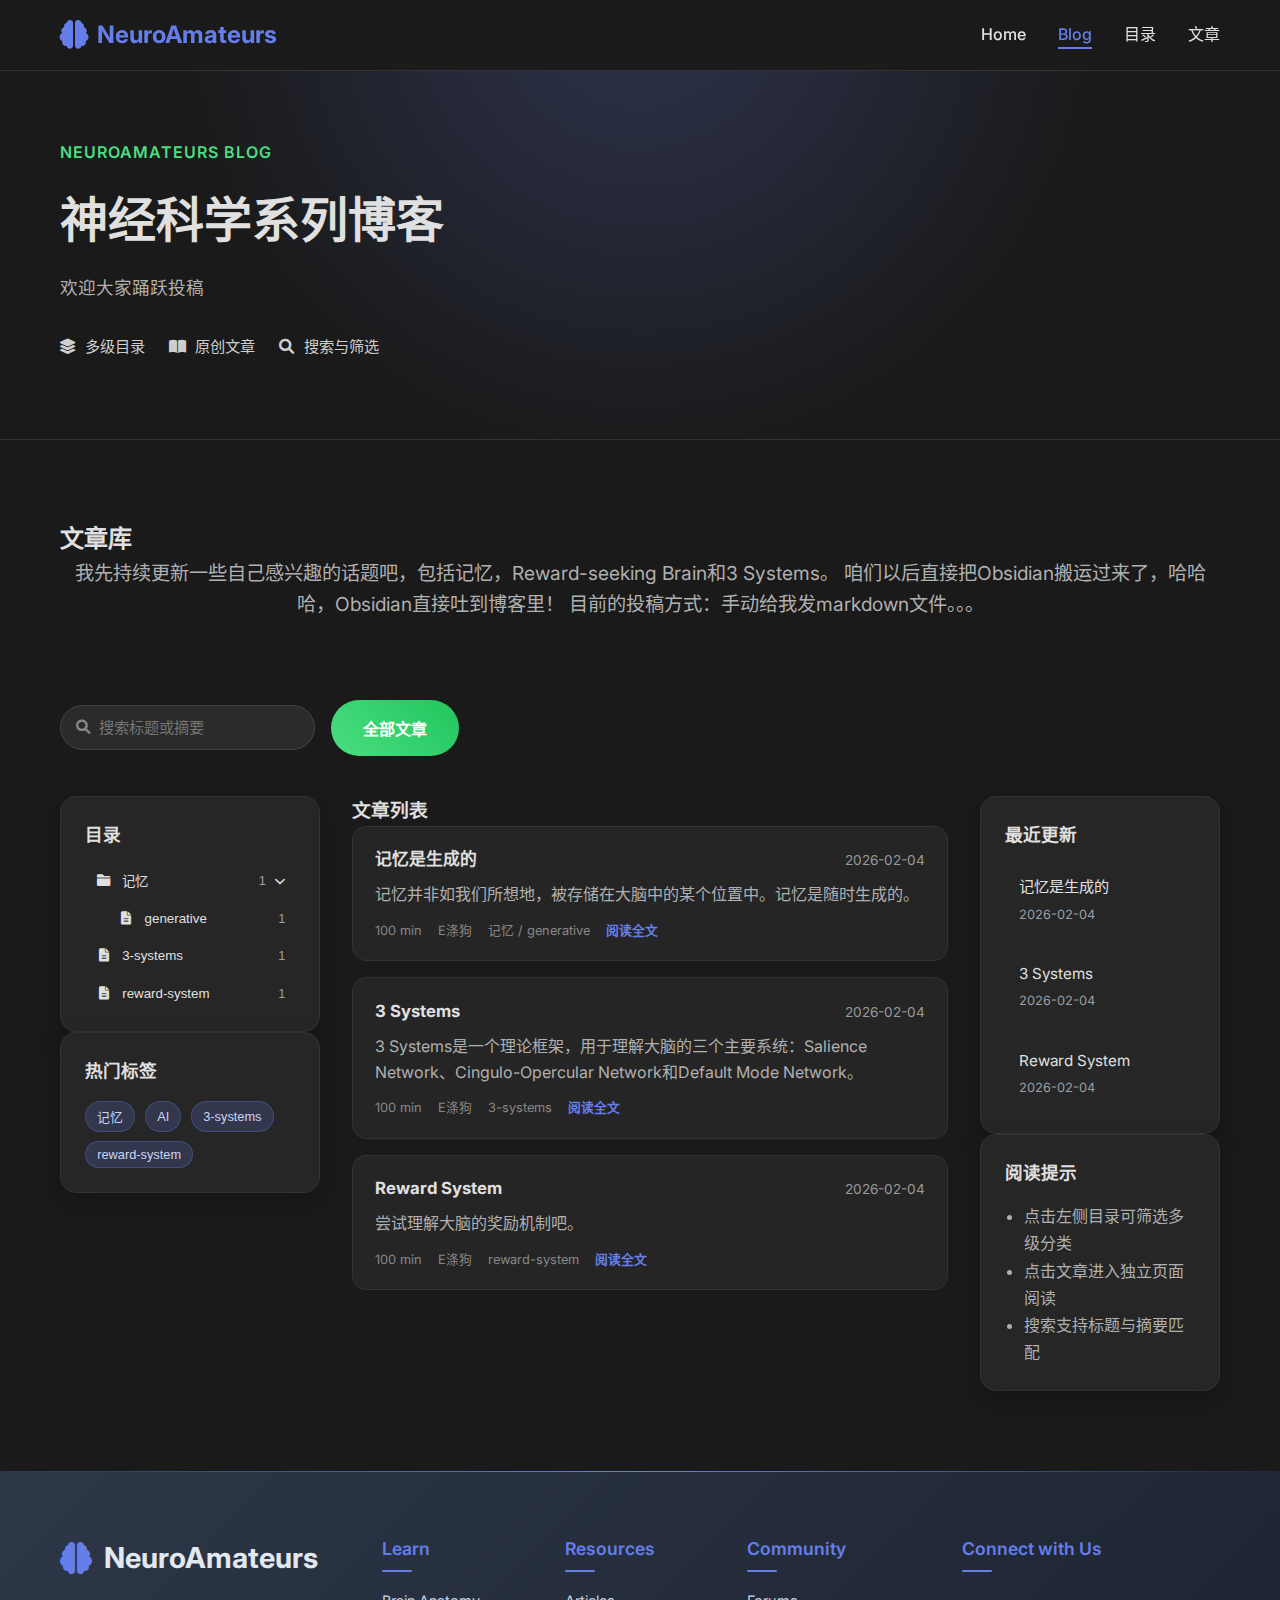
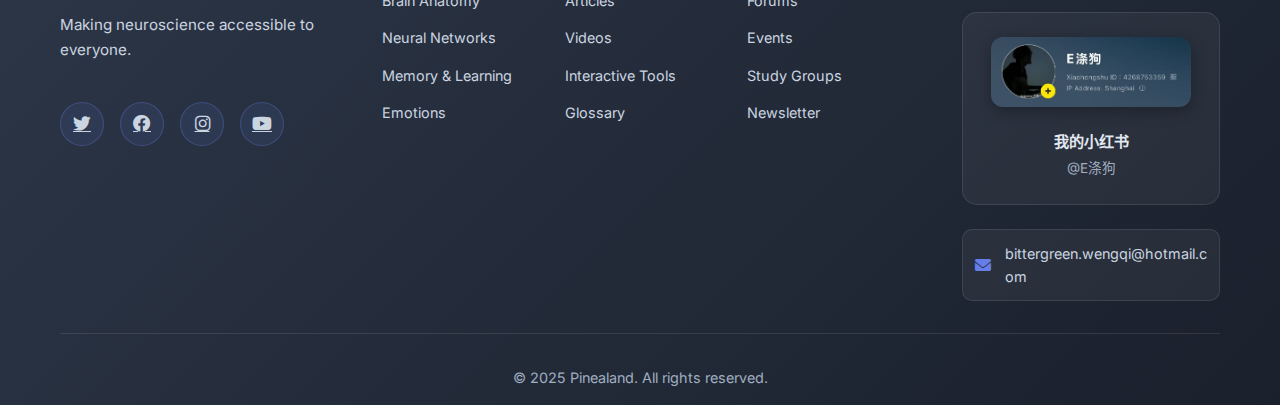
<file: blog.html>
<!DOCTYPE html>
<html lang="zh-CN">
<head>
    <meta charset="UTF-8">
    <meta name="viewport" content="width=device-width, initial-scale=1.0">
    <title>NeuroAmateurs Blog</title>
    <link rel="stylesheet" href="styles.css">
    <link href="https://fonts.googleapis.com/css2?family=Inter:wght@300;400;500;600;700&display=swap" rel="stylesheet">
    <link rel="stylesheet" href="https://cdnjs.cloudflare.com/ajax/libs/font-awesome/6.0.0/css/all.min.css">
</head>
<body>
    <nav class="navbar">
        <div class="nav-container">
            <div class="nav-logo">
                <i class="fas fa-brain"></i>
                <span>NeuroAmateurs</span>
            </div>
            <ul class="nav-menu">
                <li><a href="index.html" class="nav-link">Home</a></li>
                <li><a href="#blog" class="nav-link active">Blog</a></li>
                <li><a href="#blog-directory" class="nav-link">目录</a></li>
                <li><a href="#blog-posts" class="nav-link">文章</a></li>
            </ul>
            <div class="hamburger">
                <span></span>
                <span></span>
                <span></span>
            </div>
        </div>
    </nav>

    <header class="blog-hero" id="blog">
        <div class="container">
            <div class="blog-hero-content">
                <p class="blog-hero-label">NeuroAmateurs Blog</p>
                <h1>神经科学系列博客</h1>
                <p class="blog-hero-subtitle">欢迎大家踊跃投稿</p>
                <div class="blog-hero-meta">
                    <span><i class="fas fa-layer-group"></i> 多级目录</span>
                    <span><i class="fas fa-book-open"></i> 原创文章</span>
                    <span><i class="fas fa-magnifying-glass"></i> 搜索与筛选</span>
                </div>
            </div>
        </div>
    </header>

    <section class="blog">
        <div class="container">
            <div class="blog-header">
                <div>
                    <h2>文章库</h2>
                    <p class="section-subtitle">我先持续更新一些自己感兴趣的话题吧，包括记忆，Reward-seeking Brain和3 Systems。
                        咱们以后直接把Obsidian搬运过来了，哈哈哈，Obsidian直接吐到博客里！
                        目前的投稿方式：手动给我发markdown文件。。。
                    </p>
                </div>
                <div class="blog-actions">
                    <div class="blog-search">
                        <i class="fas fa-search"></i>
                        <input type="search" id="blog-search" placeholder="搜索标题或摘要">
                    </div>
                    <button class="btn btn-primary" id="blog-reset">全部文章</button>
                </div>
            </div>

            <div class="blog-layout">
                <aside class="blog-sidebar" id="blog-directory">
                    <div class="blog-panel">
                        <h3>目录</h3>
                        <div id="blog-tree" class="blog-tree"></div>
                    </div>
                    <div class="blog-panel">
                        <h3>热门标签</h3>
                        <div id="blog-tags" class="tag-list"></div>
                    </div>
                </aside>

                <main class="blog-main" id="blog-posts">
                    <div class="blog-list">
                        <h3>文章列表</h3>
                        <div id="post-list" class="post-list"></div>
                    </div>
                </main>

                <aside class="blog-aside">
                    <div class="blog-panel">
                        <h3>最近更新</h3>
                        <div id="latest-posts" class="latest-posts"></div>
                    </div>
                    <div class="blog-panel">
                        <h3>阅读提示</h3>
                        <ul class="reading-tips">
                            <li>点击左侧目录可筛选多级分类</li>
                            <li>点击文章进入独立页面阅读</li>
                            <li>搜索支持标题与摘要匹配</li>
                        </ul>
                    </div>
                </aside>
            </div>
        </div>
    </section>

    <footer class="footer">
        <div class="container">
            <div class="footer-content">
                <div class="footer-main">
                    <div class="footer-logo">
                        <i class="fas fa-brain"></i>
                        <span>NeuroAmateurs</span>
                    </div>
                    <p>Making neuroscience accessible to everyone.</p>
                    <div class="social-links">
                        <a href="#" aria-label="Twitter"><i class="fab fa-twitter"></i></a>
                        <a href="#" aria-label="Facebook"><i class="fab fa-facebook"></i></a>
                        <a href="#" aria-label="Instagram"><i class="fab fa-instagram"></i></a>
                        <a href="#" aria-label="YouTube"><i class="fab fa-youtube"></i></a>
                    </div>
                </div>
                <div class="footer-links">
                    <div class="footer-section">
                        <h4>Learn</h4>
                        <ul>
                            <li><a href="index.html#topics">Brain Anatomy</a></li>
                            <li><a href="index.html#topics">Neural Networks</a></li>
                            <li><a href="index.html#topics">Memory & Learning</a></li>
                            <li><a href="index.html#topics">Emotions</a></li>
                        </ul>
                    </div>
                    <div class="footer-section">
                        <h4>Resources</h4>
                        <ul>
                            <li><a href="index.html#resources">Articles</a></li>
                            <li><a href="index.html#resources">Videos</a></li>
                            <li><a href="index.html#community">Interactive Tools</a></li>
                            <li><a href="index.html#about">Glossary</a></li>
                        </ul>
                    </div>
                    <div class="footer-section">
                        <h4>Community</h4>
                        <ul>
                            <li><a href="index.html#community">Forums</a></li>
                            <li><a href="index.html#community">Events</a></li>
                            <li><a href="index.html#community">Study Groups</a></li>
                            <li><a href="index.html#community">Newsletter</a></li>
                        </ul>
                    </div>
                </div>
                <div class="footer-contact">
                    <h4>Connect with Us</h4>
                    <div class="footer-qr">
                        <img src="img/contact_me.png" alt="小红书头像" loading="lazy" width="280" height="100">
                        <div class="qr-info">
                            <p class="qr-title">我的小红书</p>
                            <p class="qr-subtitle">@E涤狗</p>
                        </div>
                    </div>
                    <div class="contact-info">
                        <div class="contact-item">
                            <i class="fas fa-envelope"></i>
                            <span>bittergreen.wengqi@hotmail.com</span>
                        </div>
                    </div>
                </div>
            </div>
            <div class="footer-bottom">
                <p>&copy; 2025 Pinealand. All rights reserved.</p>
            </div>
        </div>
    </footer>

    <script src="script.js"></script>
    <script>
        document.addEventListener('DOMContentLoaded', async () => {
            const searchInput = document.getElementById('blog-search');
            const resetButton = document.getElementById('blog-reset');
            const treeContainer = document.getElementById('blog-tree');
            const tagContainer = document.getElementById('blog-tags');
            const postList = document.getElementById('post-list');
            const latestPosts = document.getElementById('latest-posts');
            const indexText = await fetch('articles/index.txt').then((res) => res.text()).catch(() => '');
            const files = indexText
                .split('\n')
                .map((line) => line.trim())
                .filter(Boolean);

            const normalizeTags = (value) => {
                if (!value) return [];
                const cleaned = value.replace(/^\[|\]$/g, '');
                return cleaned.split(',').map((tag) => tag.trim()).filter(Boolean);
            };

            const parseFrontMatter = (raw) => {
                if (!raw.startsWith('---')) {
                    return { meta: {}, body: raw };
                }
                const endIndex = raw.indexOf('\n---');
                if (endIndex === -1) {
                    return { meta: {}, body: raw };
                }
                const frontMatter = raw.slice(3, endIndex).trim();
                const body = raw.slice(endIndex + 4).replace(/^\s+/, '');
                const meta = {};
                frontMatter.split('\n').forEach((line) => {
                    const separatorIndex = line.indexOf(':');
                    if (separatorIndex === -1) return;
                    const key = line.slice(0, separatorIndex).trim();
                    const value = line.slice(separatorIndex + 1).trim();
                    if (key === 'tags') {
                        meta.tags = normalizeTags(value);
                    } else {
                        meta[key] = value;
                    }
                });
                return { meta, body };
            };

            const extractSummary = (body) => {
                const lines = body.split('\n').map((line) => line.trim());
                const paragraph = lines.find((line) => line && !line.startsWith('#') && !line.startsWith('-') && !line.startsWith('*') && !/^\d+\./.test(line) && !line.startsWith('```'));
                return paragraph || '';
            };

            const buildCategoryTree = (posts) => {
                const root = [];
                const findOrCreate = (nodes, name) => {
                    let node = nodes.find((item) => item.name === name);
                    if (!node) {
                        node = { name, children: [] };
                        nodes.push(node);
                    }
                    return node;
                };
                posts.forEach((post) => {
                    let current = root;
                    post.categoryPath.forEach((segment) => {
                        const node = findOrCreate(current, segment);
                        current = node.children;
                    });
                });
                return root;
            };

            const loadArticleMeta = async (file) => {
                const raw = await fetch(`articles/${file}`).then((res) => res.text()).catch(() => '');
                const { meta, body } = parseFrontMatter(raw);
                const slug = file.replace(/\.(md|txt)$/i, '');
                const summary = meta.summary || extractSummary(body);
                const categoryPath = meta.category ? meta.category.split('/').map((part) => part.trim()).filter(Boolean) : [];
                return {
                    slug,
                    title: meta.title || slug,
                    date: meta.date || '',
                    readingTime: meta.readingTime || '',
                    author: meta.author || '',
                    categoryPath,
                    tags: meta.tags || [],
                    summary,
                    file
                };
            };

            const posts = await Promise.all(files.map((file) => loadArticleMeta(file)));
            const blogData = {
                posts,
                categories: buildCategoryTree(posts)
            };

            const state = {
                categoryPath: null,
                tag: null,
                query: ''
            };

            const categoryKey = (path) => path.join(' / ');

            const matchesCategory = (post, path) => {
                if (!path) return true;
                if (path.length > post.categoryPath.length) return false;
                return path.every((segment, index) => segment === post.categoryPath[index]);
            };

            const getCategoryCount = (path) => blogData.posts.filter((post) => matchesCategory(post, path)).length;

            const updateActiveCategory = (path) => {
                document.querySelectorAll('.tree-label').forEach((node) => {
                    node.classList.toggle('active', node.dataset.path === categoryKey(path));
                });
            };

            const renderTree = (nodes, container, parentPath = []) => {
                nodes.forEach((node) => {
                    const currentPath = [...parentPath, node.name];
                    const item = document.createElement('div');
                    item.className = 'tree-node';

                    const button = document.createElement('button');
                    button.type = 'button';
                    button.className = 'tree-label';
                    button.dataset.path = categoryKey(currentPath);
                    const hasChildren = Array.isArray(node.children) && node.children.length > 0;
                    button.innerHTML = `
                        <span class="tree-icon"><i class="fas ${hasChildren ? 'fa-folder' : 'fa-file-alt'}"></i></span>
                        <span class="tree-text">${node.name}</span>
                        <span class="tree-count">${getCategoryCount(currentPath)}</span>
                        ${hasChildren ? '<span class="tree-chevron"><i class="fas fa-chevron-down"></i></span>' : ''}
                    `;

                    button.addEventListener('click', () => {
                        state.categoryPath = currentPath;
                        state.tag = null;
                        state.query = searchInput.value.trim().toLowerCase();
                        updateActiveCategory(currentPath);
                        renderPosts();
                        if (hasChildren) {
                            item.classList.toggle('collapsed');
                        }
                    });

                    item.appendChild(button);

                    if (hasChildren) {
                        const childContainer = document.createElement('div');
                        childContainer.className = 'tree-children';
                        renderTree(node.children, childContainer, currentPath);
                        item.appendChild(childContainer);
                    }

                    container.appendChild(item);
                });
            };

            const renderTags = () => {
                const tags = Array.from(new Set(blogData.posts.flatMap((post) => post.tags)));
                tagContainer.innerHTML = '';
                if (tags.length === 0) {
                    tagContainer.innerHTML = '<div class="empty-state">暂无标签</div>';
                    return;
                }
                tags.forEach((tag) => {
                    const tagButton = document.createElement('button');
                    tagButton.type = 'button';
                    tagButton.className = 'tag';
                    tagButton.textContent = tag;
                    tagButton.addEventListener('click', () => {
                        state.tag = tag;
                        state.categoryPath = null;
                        updateActiveCategory([]);
                        renderPosts();
                    });
                    tagContainer.appendChild(tagButton);
                });
            };

            const getFilteredPosts = () => {
                return blogData.posts.filter((post) => {
                    const queryMatch = state.query
                        ? post.title.toLowerCase().includes(state.query) || post.summary.toLowerCase().includes(state.query)
                        : true;
                    const categoryMatch = matchesCategory(post, state.categoryPath);
                    const tagMatch = state.tag ? post.tags.includes(state.tag) : true;
                    return queryMatch && categoryMatch && tagMatch;
                });
            };

            const renderPostList = (posts) => {
                postList.innerHTML = '';
                if (posts.length === 0) {
                    postList.innerHTML = '<div class="empty-state">没有匹配的文章</div>';
                    return;
                }

                posts.forEach((post) => {
                    const card = document.createElement('div');
                    card.className = 'post-card';
                    card.innerHTML = `
                        <div class="post-card-header">
                            <h4>${post.title}</h4>
                            <span>${post.date}</span>
                        </div>
                        <p>${post.summary}</p>
                        <div class="post-card-meta">
                            <span>${post.readingTime}</span>
                            <span>${post.author}</span>
                            <span>${categoryKey(post.categoryPath)}</span>
                            <a class="post-card-link" href="article.html?slug=${post.slug}">阅读全文</a>
                        </div>
                    `;
                    card.addEventListener('click', () => {
                        window.location.href = `article.html?slug=${post.slug}`;
                    });
                    postList.appendChild(card);
                });
            };

            const renderLatest = () => {
                const sorted = [...blogData.posts].sort((a, b) => new Date(b.date) - new Date(a.date));
                if (sorted.length === 0) {
                    latestPosts.innerHTML = '<div class="empty-state">暂无文章</div>';
                    return;
                }
                latestPosts.innerHTML = sorted.slice(0, 4).map((post) => `
                    <a class="latest-post" href="article.html?slug=${post.slug}">
                        <span class="latest-post-title">${post.title}</span>
                        <span class="latest-post-date">${post.date}</span>
                    </a>
                `).join('');
            };

            const renderPosts = () => {
                const filtered = getFilteredPosts();
                renderPostList(filtered);
            };

            const resetFilters = () => {
                state.categoryPath = null;
                state.tag = null;
                state.query = '';
                searchInput.value = '';
                updateActiveCategory([]);
                renderPosts();
            };

            searchInput.addEventListener('input', (event) => {
                state.query = event.target.value.trim().toLowerCase();
                renderPosts();
            });

            resetButton.addEventListener('click', resetFilters);

            renderTree(blogData.categories, treeContainer);
            renderTags();
            renderPosts();
            renderLatest();
        });
    </script>
</body>
</html>
</file>
<file: styles.css>
/* Reset and Base Styles */
* {
    margin: 0;
    padding: 0;
    box-sizing: border-box;
}

body {
    font-family: 'Inter', sans-serif;
    line-height: 1.6;
    color: #e0e0e0;
    background: #1a1a1a;
    overflow-x: hidden;
}

.container {
    max-width: 1200px;
    margin: 0 auto;
    padding: 0 20px;
}

/* Navigation */
.navbar {
    position: fixed;
    top: 0;
    width: 100%;
    background: rgba(26, 26, 26, 0.95);
    backdrop-filter: blur(10px);
    z-index: 1000;
    padding: 1rem 0;
    transition: all 0.3s ease;
    border-bottom: 1px solid #333;
}

.nav-container {
    max-width: 1200px;
    margin: 0 auto;
    padding: 0 20px;
    display: flex;
    justify-content: space-between;
    align-items: center;
}

.nav-logo {
    display: flex;
    align-items: center;
    font-size: 1.5rem;
    font-weight: 700;
    color: #667eea;
}

.nav-logo i {
    margin-right: 0.5rem;
    font-size: 1.8rem;
}

.nav-menu {
    display: flex;
    list-style: none;
    gap: 2rem;
}

.nav-link {
    text-decoration: none;
    color: #e0e0e0;
    font-weight: 500;
    transition: color 0.3s ease;
    position: relative;
}

.nav-link:hover {
    color: #667eea;
}

.nav-link::after {
    content: '';
    position: absolute;
    bottom: -5px;
    left: 0;
    width: 0;
    height: 2px;
    background: #667eea;
    transition: width 0.3s ease;
}

.nav-link:hover::after {
    width: 100%;
}

.hamburger {
    display: none;
    flex-direction: column;
    cursor: pointer;
}

.hamburger span {
    width: 25px;
    height: 3px;
    background: #e0e0e0;
    margin: 3px 0;
    transition: 0.3s;
}

/* Hero Section */
.hero {
    min-height: 100vh;
    display: flex;
    align-items: center;
    justify-content: center;
    background: linear-gradient(135deg, #1a1a1a 0%, #2d2d2d 100%);
    color: white;
    padding: 0 20px;
    position: relative;
    overflow: hidden;
}

.hero::before {
    content: '';
    position: absolute;
    top: 0;
    left: 0;
    right: 0;
    bottom: 0;
    background: linear-gradient(45deg, transparent 48%, rgba(102, 126, 234, 0.03) 50%, transparent 52%);
    animation: shimmer 30s infinite linear;
}

@keyframes shimmer {
    0% { transform: translateX(-100px) translateY(0px); }
    100% { transform: translateX(100px) translateY(-50px); }
}

/* 添加一个hero容器来限制最大宽度 */
.hero-container {
    display: flex;
    align-items: center;
    gap: 3rem;
    max-width: 1400px;
    width: 100%;
    margin: 0 auto;
}

.hero-content {
    flex: 1;
    max-width: 600px;
    z-index: 2;
}

.hero h1 {
    font-size: 3.5rem;
    font-weight: 700;
    margin-bottom: 1.5rem;
    line-height: 1.2;
}

.highlight {
    background: linear-gradient(45deg, #4ade80, #22c55e);
    -webkit-background-clip: text;
    -webkit-text-fill-color: transparent;
    background-clip: text;
}

.hero p {
    font-size: 1.2rem;
    margin-bottom: 2rem;
    opacity: 0.9;
}

.hero-buttons {
    display: flex;
    gap: 1rem;
    flex-wrap: wrap;
}

.hero-blog {
    margin-top: 2rem;
}

.hero-blog-link {
    display: flex;
    flex-direction: column;
    gap: 0.5rem;
    padding: 1.2rem 1.5rem;
    border-radius: 16px;
    border: 1px solid rgba(102, 126, 234, 0.4);
    background: rgba(102, 126, 234, 0.12);
    text-decoration: none;
    color: #e0e0e0;
    transition: all 0.3s ease;
    max-width: 360px;
}

.hero-blog-link:hover {
    transform: translateY(-2px);
    box-shadow: 0 15px 30px rgba(102, 126, 234, 0.2);
}

.hero-blog-title {
    font-weight: 600;
    font-size: 1.05rem;
}

.hero-blog-meta {
    color: #b0b0b0;
    font-size: 0.9rem;
}

.hero-blog-action {
    color: #7c8ef7;
    font-weight: 600;
    display: inline-flex;
    align-items: center;
    gap: 0.4rem;
}

.btn {
    padding: 1rem 2rem;
    border: none;
    border-radius: 50px;
    font-weight: 600;
    text-decoration: none;
    display: inline-block;
    transition: all 0.3s ease;
    cursor: pointer;
    font-size: 1rem;
}

.btn-primary {
    background: linear-gradient(45deg, #4ade80, #22c55e);
    color: white;
}

.btn-primary:hover {
    transform: translateY(-2px);
    box-shadow: 0 10px 25px rgba(74, 222, 128, 0.3);
}

.btn-secondary {
    background: transparent;
    color: white;
    border: 2px solid white;
}

.btn-secondary:hover {
    background: white;
    color: #667eea;
    transform: translateY(-2px);
}

.hero-visual {
    flex: 1;
    display: flex;
    justify-content: center;
    align-items: center;
    position: relative;
    max-width: 600px;
}

.brain-animation {
    width: 300px;
    height: 300px;
    position: relative;
}

/* Pixel Fire Animation */
.pixel-fire {
    position: absolute;
    right: 10px;
    bottom: 10px;
    width: 200px;
    height: 300px;
    z-index: 1;
}

.fire-pixel {
    position: absolute;
    width: 8px;
    height: 8px;
    background: #ff4500;
    animation: flicker 0.5s infinite alternate;
}

/* Base of fire - widest part */
.fire-pixel:nth-child(1) { left: 80px; bottom: 0px; background: #ff2500; animation-delay: 0s; }
.fire-pixel:nth-child(2) { left: 88px; bottom: 0px; background: #ff3500; animation-delay: 0.1s; }
.fire-pixel:nth-child(3) { left: 96px; bottom: 0px; background: #ff2500; animation-delay: 0.05s; }
.fire-pixel:nth-child(4) { left: 104px; bottom: 0px; background: #ff3500; animation-delay: 0.15s; }
.fire-pixel:nth-child(5) { left: 112px; bottom: 0px; background: #ff2500; animation-delay: 0.08s; }

/* Second row */
.fire-pixel:nth-child(6) { left: 72px; bottom: 8px; background: #ff4500; animation-delay: 0.2s; }
.fire-pixel:nth-child(7) { left: 80px; bottom: 8px; background: #ff3500; animation-delay: 0.1s; }
.fire-pixel:nth-child(8) { left: 88px; bottom: 8px; background: #ff4500; animation-delay: 0.3s; }
.fire-pixel:nth-child(9) { left: 96px; bottom: 8px; background: #ff3500; animation-delay: 0.15s; }
.fire-pixel:nth-child(10) { left: 104px; bottom: 8px; background: #ff4500; animation-delay: 0.25s; }
.fire-pixel:nth-child(11) { left: 112px; bottom: 8px; background: #ff3500; animation-delay: 0.12s; }
.fire-pixel:nth-child(12) { left: 120px; bottom: 8px; background: #ff4500; animation-delay: 0.18s; }

/* Third row */
.fire-pixel:nth-child(13) { left: 64px; bottom: 16px; background: #ff6500; animation-delay: 0.4s; }
.fire-pixel:nth-child(14) { left: 72px; bottom: 16px; background: #ff5500; animation-delay: 0.2s; }
.fire-pixel:nth-child(15) { left: 80px; bottom: 16px; background: #ff4500; animation-delay: 0.35s; }
.fire-pixel:nth-child(16) { left: 88px; bottom: 16px; background: #ff5500; animation-delay: 0.1s; }
.fire-pixel:nth-child(17) { left: 96px; bottom: 16px; background: #ff4500; animation-delay: 0.3s; }
.fire-pixel:nth-child(18) { left: 104px; bottom: 16px; background: #ff5500; animation-delay: 0.2s; }
.fire-pixel:nth-child(19) { left: 112px; bottom: 16px; background: #ff4500; animation-delay: 0.25s; }
.fire-pixel:nth-child(20) { left: 120px; bottom: 16px; background: #ff5500; animation-delay: 0.15s; }
.fire-pixel:nth-child(21) { left: 128px; bottom: 16px; background: #ff6500; animation-delay: 0.35s; }

/* Fourth row */
.fire-pixel:nth-child(22) { left: 56px; bottom: 24px; background: #ff8500; animation-delay: 0.5s; }
.fire-pixel:nth-child(23) { left: 64px; bottom: 24px; background: #ff7500; animation-delay: 0.3s; }
.fire-pixel:nth-child(24) { left: 72px; bottom: 24px; background: #ff6500; animation-delay: 0.4s; }
.fire-pixel:nth-child(25) { left: 80px; bottom: 24px; background: #ff5500; animation-delay: 0.2s; }
.fire-pixel:nth-child(26) { left: 88px; bottom: 24px; background: #ff6500; animation-delay: 0.35s; }
.fire-pixel:nth-child(27) { left: 96px; bottom: 24px; background: #ff5500; animation-delay: 0.1s; }
.fire-pixel:nth-child(28) { left: 104px; bottom: 24px; background: #ff6500; animation-delay: 0.3s; }
.fire-pixel:nth-child(29) { left: 112px; bottom: 24px; background: #ff5500; animation-delay: 0.25s; }
.fire-pixel:nth-child(30) { left: 120px; bottom: 24px; background: #ff6500; animation-delay: 0.15s; }
.fire-pixel:nth-child(31) { left: 128px; bottom: 24px; background: #ff7500; animation-delay: 0.4s; }
.fire-pixel:nth-child(32) { left: 136px; bottom: 24px; background: #ff8500; animation-delay: 0.45s; }

/* Fifth row */
.fire-pixel:nth-child(33) { left: 48px; bottom: 32px; background: #ffa500; animation-delay: 0.6s; }
.fire-pixel:nth-child(34) { left: 56px; bottom: 32px; background: #ff9500; animation-delay: 0.4s; }
.fire-pixel:nth-child(35) { left: 64px; bottom: 32px; background: #ff8500; animation-delay: 0.5s; }
.fire-pixel:nth-child(36) { left: 72px; bottom: 32px; background: #ff7500; animation-delay: 0.3s; }
.fire-pixel:nth-child(37) { left: 80px; bottom: 32px; background: #ff6500; animation-delay: 0.45s; }
.fire-pixel:nth-child(38) { left: 88px; bottom: 32px; background: #ff7500; animation-delay: 0.2s; }
.fire-pixel:nth-child(39) { left: 96px; bottom: 32px; background: #ff6500; animation-delay: 0.35s; }
.fire-pixel:nth-child(40) { left: 104px; bottom: 32px; background: #ff7500; animation-delay: 0.25s; }
.fire-pixel:nth-child(41) { left: 112px; bottom: 32px; background: #ff6500; animation-delay: 0.4s; }
.fire-pixel:nth-child(42) { left: 120px; bottom: 32px; background: #ff7500; animation-delay: 0.15s; }
.fire-pixel:nth-child(43) { left: 128px; bottom: 32px; background: #ff8500; animation-delay: 0.5s; }
.fire-pixel:nth-child(44) { left: 136px; bottom: 32px; background: #ff9500; animation-delay: 0.35s; }
.fire-pixel:nth-child(45) { left: 144px; bottom: 32px; background: #ffa500; animation-delay: 0.55s; }

/* Sixth row - getting narrower */
.fire-pixel:nth-child(46) { left: 56px; bottom: 40px; background: #ffb500; animation-delay: 0.7s; }
.fire-pixel:nth-child(47) { left: 64px; bottom: 40px; background: #ffa500; animation-delay: 0.5s; }
.fire-pixel:nth-child(48) { left: 72px; bottom: 40px; background: #ff9500; animation-delay: 0.6s; }
.fire-pixel:nth-child(49) { left: 80px; bottom: 40px; background: #ff8500; animation-delay: 0.4s; }
.fire-pixel:nth-child(50) { left: 88px; bottom: 40px; background: #ff7500; animation-delay: 0.55s; }
.fire-pixel:nth-child(51) { left: 96px; bottom: 40px; background: #ff8500; animation-delay: 0.3s; }
.fire-pixel:nth-child(52) { left: 104px; bottom: 40px; background: #ff7500; animation-delay: 0.45s; }
.fire-pixel:nth-child(53) { left: 112px; bottom: 40px; background: #ff8500; animation-delay: 0.35s; }
.fire-pixel:nth-child(54) { left: 120px; bottom: 40px; background: #ff9500; animation-delay: 0.25s; }
.fire-pixel:nth-child(55) { left: 128px; bottom: 40px; background: #ffa500; animation-delay: 0.6s; }
.fire-pixel:nth-child(56) { left: 136px; bottom: 40px; background: #ffb500; animation-delay: 0.5s; }

/* Seventh row */
.fire-pixel:nth-child(57) { left: 64px; bottom: 48px; background: #ffc500; animation-delay: 0.8s; }
.fire-pixel:nth-child(58) { left: 72px; bottom: 48px; background: #ffb500; animation-delay: 0.6s; }
.fire-pixel:nth-child(59) { left: 80px; bottom: 48px; background: #ffa500; animation-delay: 0.7s; }
.fire-pixel:nth-child(60) { left: 88px; bottom: 48px; background: #ff9500; animation-delay: 0.5s; }
.fire-pixel:nth-child(61) { left: 96px; bottom: 48px; background: #ff8500; animation-delay: 0.65s; }
.fire-pixel:nth-child(62) { left: 104px; bottom: 48px; background: #ff9500; animation-delay: 0.4s; }
.fire-pixel:nth-child(63) { left: 112px; bottom: 48px; background: #ffa500; animation-delay: 0.55s; }
.fire-pixel:nth-child(64) { left: 120px; bottom: 48px; background: #ffb500; animation-delay: 0.45s; }
.fire-pixel:nth-child(65) { left: 128px; bottom: 48px; background: #ffc500; animation-delay: 0.7s; }

/* Eighth row - narrower */
.fire-pixel:nth-child(66) { left: 72px; bottom: 56px; background: #ffd500; animation-delay: 0.9s; }
.fire-pixel:nth-child(67) { left: 80px; bottom: 56px; background: #ffc500; animation-delay: 0.7s; }
.fire-pixel:nth-child(68) { left: 88px; bottom: 56px; background: #ffb500; animation-delay: 0.8s; }
.fire-pixel:nth-child(69) { left: 96px; bottom: 56px; background: #ffa500; animation-delay: 0.6s; }
.fire-pixel:nth-child(70) { left: 104px; bottom: 56px; background: #ffb500; animation-delay: 0.75s; }
.fire-pixel:nth-child(71) { left: 112px; bottom: 56px; background: #ffc500; animation-delay: 0.5s; }
.fire-pixel:nth-child(72) { left: 120px; bottom: 56px; background: #ffd500; animation-delay: 0.85s; }

/* Top rows - flame tips */
.fire-pixel:nth-child(73) { left: 80px; bottom: 64px; background: #ffe500; animation-delay: 1.0s; }
.fire-pixel:nth-child(74) { left: 88px; bottom: 64px; background: #ffd500; animation-delay: 0.8s; }
.fire-pixel:nth-child(75) { left: 96px; bottom: 64px; background: #ffc500; animation-delay: 0.9s; }
.fire-pixel:nth-child(76) { left: 104px; bottom: 64px; background: #ffd500; animation-delay: 0.7s; }
.fire-pixel:nth-child(77) { left: 112px; bottom: 64px; background: #ffe500; animation-delay: 0.95s; }

.fire-pixel:nth-child(78) { left: 88px; bottom: 72px; background: #fff500; animation-delay: 1.1s; }
.fire-pixel:nth-child(79) { left: 96px; bottom: 72px; background: #ffe500; animation-delay: 0.9s; }
.fire-pixel:nth-child(80) { left: 104px; bottom: 72px; background: #fff500; animation-delay: 1.05s; }

.fire-pixel:nth-child(81) { left: 96px; bottom: 80px; background: #ffff00; animation-delay: 1.2s; }

/* 添加更多火焰顶端像素，让火焰更对称更好看 */
.fire-pixel:nth-child(82) { left: 92px; bottom: 88px; background: #ffff88; animation-delay: 1.3s; }
.fire-pixel:nth-child(83) { left: 96px; bottom: 88px; background: #ffffff; animation-delay: 1.25s; }
.fire-pixel:nth-child(84) { left: 100px; bottom: 88px; background: #ffff88; animation-delay: 1.35s; }

.fire-pixel:nth-child(85) { left: 94px; bottom: 96px; background: #ffffcc; animation-delay: 1.4s; }
.fire-pixel:nth-child(86) { left: 96px; bottom: 96px; background: #ffffff; animation-delay: 1.38s; }
.fire-pixel:nth-child(87) { left: 98px; bottom: 96px; background: #ffffcc; animation-delay: 1.42s; }

.fire-pixel:nth-child(88) { left: 95px; bottom: 104px; background: #ffffee; animation-delay: 1.5s; }
.fire-pixel:nth-child(89) { left: 96px; bottom: 104px; background: #ffffff; animation-delay: 1.48s; }
.fire-pixel:nth-child(90) { left: 97px; bottom: 104px; background: #ffffee; animation-delay: 1.52s; }

.fire-pixel:nth-child(91) { left: 96px; bottom: 112px; background: #ffffff; animation-delay: 1.6s; }

@keyframes flicker {
    0% { 
        opacity: 0.7;
        transform: translateY(0px) scale(1) rotate(0deg);
    }
    25% {
        opacity: 1;
        transform: translateY(-1px) scale(1.05) rotate(1deg);
    }
    50% {
        opacity: 0.9;
        transform: translateY(-2px) scale(1.1) rotate(-1deg);
    }
    75% {
        opacity: 1;
        transform: translateY(-1px) scale(1.05) rotate(0.5deg);
    }
    100% { 
        opacity: 0.8;
        transform: translateY(-3px) scale(0.95) rotate(0deg);
    }
}

.brain-svg {
    width: 100%;
    height: 100%;
    animation: pulse 3s ease-in-out infinite;
}

@keyframes pulse {
    0%, 100% { transform: scale(1); }
    50% { transform: scale(1.05); }
}

.neuron {
    animation: blink 2s ease-in-out infinite;
}

.neuron:nth-child(2) { animation-delay: 0.5s; }
.neuron:nth-child(3) { animation-delay: 1s; }
.neuron:nth-child(4) { animation-delay: 1.5s; }
.neuron:nth-child(5) { animation-delay: 2s; }

@keyframes blink {
    0%, 100% { opacity: 0.8; }
    50% { opacity: 1; }
}

/* Neural edge animations */
.neural-edge {
    transition: all 0.3s ease;
}

.neural-edge.active {
    stroke: #fbbf24;
    stroke-width: 2;
    opacity: 0.8;
    animation: pulse-edge 0.6s ease-out;
}

@keyframes pulse-edge {
    0% {
        stroke-width: 1;
        opacity: 0.3;
    }
    50% {
        stroke-width: 3;
        opacity: 1;
    }
    100% {
        stroke-width: 2;
        opacity: 0.8;
    }
}

/* Topics Section */
.topics {
    padding: 5rem 0;
    background: #2a2a2a;
}

.topics h2 {
    text-align: center;
    font-size: 2.5rem;
    margin-bottom: 1rem;
    color: #e0e0e0;
}

.section-subtitle {
    text-align: center;
    font-size: 1.2rem;
    color: #b0b0b0;
    margin-bottom: 3rem;
}

.topics-grid {
    display: grid;
    grid-template-columns: repeat(auto-fit, minmax(350px, 1fr));
    gap: 2rem;
    margin-top: 3rem;
}

.topic-card {
    background: #333;
    padding: 2rem;
    border-radius: 15px;
    box-shadow: 0 5px 15px rgba(0, 0, 0, 0.3);
    transition: all 0.3s ease;
    border: 1px solid #444;
}

.topic-card:hover {
    transform: translateY(-5px);
    box-shadow: 0 15px 35px rgba(0, 0, 0, 0.1);
}

.topic-icon {
    width: 60px;
    height: 60px;
    background: linear-gradient(45deg, #667eea, #764ba2);
    border-radius: 15px;
    display: flex;
    align-items: center;
    justify-content: center;
    margin-bottom: 1.5rem;
}

.topic-icon i {
    font-size: 1.5rem;
    color: white;
}

.topic-card h3 {
    font-size: 1.3rem;
    margin-bottom: 1rem;
    color: #e0e0e0;
}

.topic-card p {
    color: #b0b0b0;
    margin-bottom: 1.5rem;
    line-height: 1.6;
}

.topic-link {
    color: #667eea;
    text-decoration: none;
    font-weight: 600;
    display: inline-flex;
    align-items: center;
    gap: 0.5rem;
    transition: all 0.3s ease;
}

.topic-link:hover {
    gap: 1rem;
}

/* Resources Section */
.resources {
    padding: 5rem 0;
    background: #1a1a1a;
}

.resources h2 {
    text-align: center;
    font-size: 2.5rem;
    margin-bottom: 3rem;
    color: #e0e0e0;
}

.resources-grid {
    display: grid;
    grid-template-columns: repeat(auto-fit, minmax(300px, 1fr));
    gap: 2rem;
}

.resource-card {
    background: linear-gradient(135deg, #667eea 0%, #764ba2 100%);
    color: white;
    padding: 2.5rem;
    border-radius: 20px;
    position: relative;
    overflow: hidden;
}

.resource-card::before {
    content: '';
    position: absolute;
    top: 0;
    left: 0;
    right: 0;
    bottom: 0;
    background: url('data:image/svg+xml,<svg xmlns="http://www.w3.org/2000/svg" viewBox="0 0 100 100"><circle cx="50" cy="50" r="1" fill="%23ffffff" opacity="0.1"/></svg>') repeat;
    opacity: 0.1;
}

.resource-header {
    display: flex;
    align-items: center;
    gap: 1rem;
    margin-bottom: 1.5rem;
    position: relative;
    z-index: 2;
}

.resource-header i {
    font-size: 2rem;
}

.resource-header h3 {
    font-size: 1.5rem;
}

.resource-card p {
    margin-bottom: 1.5rem;
    opacity: 0.9;
    position: relative;
    z-index: 2;
}

.resource-card ul {
    list-style: none;
    position: relative;
    z-index: 2;
}

.resource-card li {
    padding: 0.5rem 0;
    position: relative;
    padding-left: 1.5rem;
}

.resource-card li::before {
    content: '✓';
    position: absolute;
    left: 0;
    color: #4ade80;
    font-weight: bold;
}

/* Community Section */
.community {
    padding: 5rem 0;
    background: #2a2a2a;
}

.community h2 {
    text-align: center;
    font-size: 2.5rem;
    margin-bottom: 1rem;
    color: #e0e0e0;
}

.community-features {
    display: grid;
    grid-template-columns: repeat(auto-fit, minmax(300px, 1fr));
    gap: 2rem;
    margin: 3rem 0;
}

.feature {
    text-align: center;
    padding: 2rem;
}

.feature i {
    font-size: 3rem;
    color: #667eea;
    margin-bottom: 1rem;
}

.feature h3 {
    font-size: 1.3rem;
    margin-bottom: 1rem;
    color: #e0e0e0;
}

.feature p {
    color: #b0b0b0;
    line-height: 1.6;
}

.newsletter {
    background: #333;
    padding: 3rem;
    border-radius: 20px;
    text-align: center;
    box-shadow: 0 10px 25px rgba(0, 0, 0, 0.3);
    margin-top: 3rem;
}

.newsletter h3 {
    font-size: 1.8rem;
    margin-bottom: 1rem;
    color: #e0e0e0;
}

.newsletter p {
    color: #b0b0b0;
    margin-bottom: 2rem;
}

.newsletter-form {
    display: flex;
    gap: 1rem;
    max-width: 400px;
    margin: 0 auto;
    flex-wrap: wrap;
}

.newsletter-form input {
    flex: 1;
    padding: 1rem;
    border: 2px solid #555;
    border-radius: 50px;
    font-size: 1rem;
    min-width: 250px;
    background: #444;
    color: #e0e0e0;
}

.newsletter-form input:focus {
    outline: none;
    border-color: #667eea;
}

/* About Section */
.about {
    padding: 5rem 0;
    background: #1a1a1a;
}

.about h2 {
    text-align: center;
    font-size: 2.5rem;
    margin-bottom: 3rem;
    color: #e0e0e0;
}

.about-content {
    max-width: 800px;
    margin: 0 auto;
}

.about-text p {
    font-size: 1.1rem;
    line-height: 1.8;
    color: #b0b0b0;
    margin-bottom: 2rem;
}

.stats {
    display: grid;
    grid-template-columns: repeat(auto-fit, minmax(150px, 1fr));
    gap: 2rem;
    margin-top: 3rem;
}

.stat {
    text-align: center;
    padding: 1.5rem;
    background: #333;
    border-radius: 15px;
}

.stat-number {
    display: block;
    font-size: 2.5rem;
    font-weight: 700;
    color: #667eea;
    margin-bottom: 0.5rem;
}

.stat-label {
    color: #b0b0b0;
    font-weight: 500;
}

/* Footer */
/* Footer */
.footer {
    background: linear-gradient(135deg, #2d3748 0%, #1a202c 100%);
    color: white;
    padding: 4rem 0 1rem;
    position: relative;
}

.footer::before {
    content: '';
    position: absolute;
    top: 0;
    left: 0;
    right: 0;
    height: 1px;
    background: linear-gradient(90deg, transparent 0%, #667eea 50%, transparent 100%);
}

.footer-content {
    display: grid;
    grid-template-columns: 1fr 2fr 1fr;
    gap: 4rem;
    margin-bottom: 2rem;
    align-items: start;
}

/* 主要信息区域 */
.footer-main {
    display: flex;
    flex-direction: column;
    gap: 1.5rem;
}

.footer-logo {
    display: flex;
    align-items: center;
    font-size: 1.8rem;
    font-weight: 700;
    margin-bottom: 0.5rem;
    color: #e2e8f0;
}

.footer-logo i {
    margin-right: 0.75rem;
    color: #667eea;
    font-size: 2rem;
}

.footer-main p {
    color: #cbd5e0;
    line-height: 1.6;
    font-size: 0.95rem;
    margin: 0;
}

.social-links {
    display: flex;
    gap: 1rem;
    margin-top: 1rem;
}

.social-links a {
    width: 44px;
    height: 44px;
    background: rgba(102, 126, 234, 0.1);
    border: 1px solid rgba(102, 126, 234, 0.3);
    border-radius: 50%;
    display: flex;
    align-items: center;
    justify-content: center;
    transition: all 0.3s ease;
    color: #cbd5e0;
    font-size: 1.1rem;
}

.social-links a:hover {
    background: #667eea;
    border-color: #667eea;
    color: white;
    transform: translateY(-3px);
    box-shadow: 0 8px 20px rgba(102, 126, 234, 0.3);
}

/* 链接区域 */
.footer-links {
    display: grid;
    grid-template-columns: repeat(3, 1fr);
    gap: 2rem;
}

.footer-section h4 {
    margin-bottom: 1.5rem;
    color: #667eea;
    font-size: 1.1rem;
    font-weight: 600;
    position: relative;
}

.footer-section h4::after {
    content: '';
    position: absolute;
    bottom: -0.5rem;
    left: 0;
    width: 30px;
    height: 2px;
    background: #667eea;
    border-radius: 1px;
}

.footer-section ul {
    list-style: none;
    padding: 0;
    margin: 0;
}

.footer-section li {
    margin-bottom: 0.75rem;
}

.footer-section a {
    color: #cbd5e0;
    text-decoration: none;
    transition: all 0.3s ease;
    font-size: 0.9rem;
    display: inline-flex;
    align-items: center;
    position: relative;
}

.footer-section a::before {
    content: '';
    position: absolute;
    left: -15px;
    width: 6px;
    height: 6px;
    background: #667eea;
    border-radius: 50%;
    opacity: 0;
    transition: all 0.3s ease;
}

.footer-section a:hover {
    color: white;
    padding-left: 15px;
}

.footer-section a:hover::before {
    opacity: 1;
}

/* 联系信息区域 */
.footer-contact {
    display: flex;
    flex-direction: column;
    gap: 1.5rem;
}

.footer-contact h4 {
    margin-bottom: 1.5rem;
    color: #667eea;
    font-size: 1.1rem;
    font-weight: 600;
    position: relative;
}

.footer-contact h4::after {
    content: '';
    position: absolute;
    bottom: -0.5rem;
    left: 0;
    width: 30px;
    height: 2px;
    background: #667eea;
    border-radius: 1px;
}

.footer-qr {
    background: rgba(255, 255, 255, 0.05);
    border-radius: 15px;
    padding: 1.5rem;
    text-align: center;
    border: 1px solid rgba(255, 255, 255, 0.1);
    transition: all 0.3s ease;
}

.footer-qr:hover {
    background: rgba(255, 255, 255, 0.08);
    border-color: rgba(102, 126, 234, 0.3);
    transform: translateY(-2px);
}

.footer-qr img {
    width: 100%;
    max-width: 200px;
    height: auto;
    object-fit: cover;
    border-radius: 12px;
    margin-bottom: 1rem;
    box-shadow: 0 4px 15px rgba(0, 0, 0, 0.3);
    transition: transform 0.3s ease;
}

.footer-qr img:hover {
    transform: scale(1.05);
}

.qr-info {
    display: flex;
    flex-direction: column;
    gap: 0.25rem;
}

.qr-title {
    font-size: 0.95rem;
    font-weight: 600;
    color: #e2e8f0;
    margin: 0;
}

.qr-subtitle {
    font-size: 0.85rem;
    color: #a0aec0;
    margin: 0;
}

.contact-info {
    display: flex;
    flex-direction: column;
    gap: 1rem;
}

.contact-item {
    display: flex;
    align-items: center;
    gap: 0.75rem;
    padding: 0.75rem;
    background: rgba(255, 255, 255, 0.05);
    border-radius: 10px;
    border: 1px solid rgba(255, 255, 255, 0.1);
    transition: all 0.3s ease;
}

.contact-item:hover {
    background: rgba(255, 255, 255, 0.08);
    border-color: rgba(102, 126, 234, 0.3);
}

.contact-item i {
    color: #667eea;
    width: 18px;
    font-size: 1rem;
    flex-shrink: 0;
}

.contact-item span {
    color: #cbd5e0;
    font-size: 0.9rem;
    word-break: break-all;
}

/* Footer底部 */
.footer-bottom {
    text-align: center;
    padding-top: 2rem;
    border-top: 1px solid rgba(255, 255, 255, 0.1);
    margin-top: 2rem;
}

.footer-bottom p {
    color: #a0aec0;
    font-size: 0.9rem;
    margin: 0;
}

/* 响应式设计 */
@media (max-width: 1024px) {
    .footer-content {
        grid-template-columns: 1fr 1fr;
        gap: 3rem;
    }
    
    .footer-contact {
        grid-column: 1 / -1;
        margin-top: 2rem;
    }
    
    .footer-links {
        grid-template-columns: repeat(2, 1fr);
        gap: 2rem;
    }
}

@media (max-width: 768px) {
    .footer {
        padding: 3rem 0 1rem;
    }
    
    .footer-content {
        grid-template-columns: 1fr;
        gap: 2.5rem;
        text-align: center;
    }
    
    .footer-links {
        grid-template-columns: 1fr;
        gap: 2rem;
        text-align: left;
    }
    
    .footer-section h4::after {
        left: 50%;
        transform: translateX(-50%);
    }
    
    .footer-contact h4::after {
        left: 50%;
        transform: translateX(-50%);
    }
    
    .social-links {
        justify-content: center;
    }
    
    .footer-qr {
        max-width: 280px;
        margin: 0 auto;
    }
}

@media (max-width: 480px) {
    .footer {
        padding: 2rem 0 1rem;
    }
    
    .footer-content {
        gap: 2rem;
    }
    
    .footer-logo {
        font-size: 1.6rem;
        justify-content: center;
    }
    
    .footer-logo i {
        font-size: 1.8rem;
    }
    
    .social-links a {
        width: 40px;
        height: 40px;
    }
    
    .footer-qr {
        padding: 1rem;
    }
    
    .contact-item {
        padding: 0.5rem;
    }
}

@media (max-width: 768px) {
    .hero-container {
        flex-direction: column;
        gap: 2rem;
        text-align: center;
    }
    
    .hero-content {
        max-width: 100%;
    }
    
    .hero h1 {
        font-size: 2.5rem;
    }
    
    .hero-visual {
        max-width: 100%;
    }
    
    .brain-animation {
        width: 250px;
        height: 250px;
    }
    
    .pixel-fire {
        right: 20px;
        bottom: 20px;
        width: 150px;
        height: 200px;
    }
}

@media (max-width: 480px) {
    .hero h1 {
        font-size: 2rem;
    }
    
    .brain-animation {
        width: 200px;
        height: 200px;
    }
    
    .pixel-fire {
        display: none; /* 在很小的屏幕上隐藏火焰以节省空间 */
    }
    
    .container {
        padding: 0 15px;
    }
    
    .topic-card,
    .resource-card {
        padding: 1.5rem;
    }
    
    .newsletter {
        padding: 2rem;
    }
}

/* Smooth scrolling */
html {
    scroll-behavior: smooth;
}

/* Loading animation */
@keyframes fadeInUp {
    from {
        opacity: 0;
        transform: translateY(30px);
    }
    to {
        opacity: 1;
        transform: translateY(0);
    }
}

.topic-card,
.resource-card,
.feature {
    animation: fadeInUp 0.6s ease-out;
}

/* Focus styles for accessibility */
.btn:focus,
.nav-link:focus,
input:focus {
    outline: 2px solid #667eea;
    outline-offset: 2px;
}

/* High contrast mode support */
@media (prefers-contrast: high) {
    .hero {
        background: #000;
    }
    
    .topic-card {
        border: 2px solid #333;
    }
}

/* QR Codes Section */
.qr-codes-section {
    display: flex;
    justify-content: center;
    gap: 4rem;
    margin: 3rem 0;
    flex-wrap: wrap;
}

.qr-code-item {
    text-align: center;
    background: #333;
    padding: 2rem;
    border-radius: 15px;
    box-shadow: 0 5px 15px rgba(0, 0, 0, 0.3);
    transition: transform 0.3s ease;
    min-width: 250px;
}

.qr-code-item:hover {
    transform: translateY(-5px);
}

.qr-placeholder {
    width: 200px;
    height: 200px;
    background: #444;
    border: 2px dashed #667eea;
    border-radius: 10px;
    display: flex;
    flex-direction: column;
    align-items: center;
    justify-content: center;
    margin: 0 auto 1.5rem;
    transition: all 0.3s ease;
    /* 添加aspect-ratio */
    aspect-ratio: 1/1;
}

.qr-placeholder:hover {
    border-color: #4ade80;
    background: #4a4a4a;
}

.qr-placeholder img {
    background-color: #444;
}

.qr-placeholder i {
    font-size: 3rem;
    color: #667eea;
    margin-bottom: 1rem;
}

.qr-placeholder p {
    color: #b0b0b0;
    font-size: 0.9rem;
    text-align: center;
    margin: 0;
    padding: 0 1rem;
}

.qr-code-item h3 {
    color: #e0e0e0;
    margin-bottom: 0.5rem;
    font-size: 1.3rem;
}

.qr-code-item p {
    color: #b0b0b0;
    margin: 0;
}

.donation-text {
    color: #ff6b6b !important;
    font-weight: 600;
    font-size: 1.1rem;
}

/* Comments Section */
.comments-section {
    background: #333;
    padding: 3rem;
    border-radius: 20px;
    margin-top: 4rem;
    box-shadow: 0 10px 25px rgba(0, 0, 0, 0.3);
}

.comments-section h3 {
    color: #e0e0e0;
    margin-bottom: 2rem;
    font-size: 1.5rem;
    text-align: center;
}

.comment-form {
    margin-bottom: 3rem;
}

.comment-form textarea {
    width: 100%;
    padding: 1rem;
    border: 2px solid #555;
    border-radius: 10px;
    background: #444;
    color: #e0e0e0;
    font-family: inherit;
    font-size: 1rem;
    resize: vertical;
    margin-bottom: 1rem;
    transition: border-color 0.3s ease;
}

.comment-form textarea:focus {
    outline: none;
    border-color: #667eea;
}

.form-row {
    display: flex;
    gap: 1rem;
    align-items: center;
    flex-wrap: wrap;
}

.form-row input {
    flex: 1;
    padding: 1rem;
    border: 2px solid #555;
    border-radius: 50px;
    background: #444;
    color: #e0e0e0;
    font-size: 1rem;
    min-width: 200px;
    transition: border-color 0.3s ease;
}

.form-row input:focus {
    outline: none;
    border-color: #667eea;
}

.comments-list {
    border-top: 1px solid #555;
    padding-top: 2rem;
}

.comments-list h4 {
    color: #e0e0e0;
    margin-bottom: 1.5rem;
    font-size: 1.2rem;
}

.no-comments {
    color: #888;
    text-align: center;
    font-style: italic;
    padding: 2rem;
}

.comment-item {
    background: #444;
    padding: 1.5rem;
    border-radius: 10px;
    margin-bottom: 1rem;
    border-left: 4px solid #667eea;
    transition: transform 0.2s ease;
}

.comment-item:hover {
    transform: translateX(5px);
}

.comment-header {
    display: flex;
    justify-content: space-between;
    align-items: center;
    margin-bottom: 0.5rem;
}

.comment-author {
    color: #667eea;
    font-weight: 600;
}

.comment-time {
    color: #888;
    font-size: 0.9rem;
}

.comment-content {
    color: #e0e0e0;
    line-height: 1.6;
    margin: 0;
}

/* Video Grid Styles */
.video-grid {
    display: grid;
    grid-template-columns: repeat(auto-fit, minmax(350px, 1fr));
    gap: 2rem;
    margin-top: 3rem;
}

.video-card {
    background: #333;
    border-radius: 15px;
    overflow: hidden;
    box-shadow: 0 5px 15px rgba(0, 0, 0, 0.3);
    transition: all 0.3s ease;
    border: 1px solid #444;
}

.video-card:hover {
    transform: translateY(-5px);
    box-shadow: 0 15px 35px rgba(0, 0, 0, 0.4);
}

.video-thumbnail {
    position: relative;
    width: 100%;
    height: 200px;
    overflow: hidden;
    /* 添加aspect-ratio支持 */
    aspect-ratio: 16/9;
}

.video-thumbnail img {
    width: 100%;
    height: 100%;
    object-fit: cover;
    transition: transform 0.3s ease;
    /* 添加图片加载优化 */
    background-color: #444;
}

.video-card:hover .video-thumbnail img {
    transform: scale(1.05);
}

/* 为懒加载添加loading状态 */
img[loading="lazy"] {
    background-color: #444;
    background-image: linear-gradient(90deg, #444 25%, #555 50%, #444 75%);
    background-size: 200% 100%;
    animation: loading 1.5s infinite;
}

img[loading="lazy"].loaded {
    animation: none;
    background: none;
}

@keyframes loading {
    0% { background-position: 200% 0; }
    100% { background-position: -200% 0; }
}

.play-button {
    position: absolute;
    top: 50%;
    left: 50%;
    transform: translate(-50%, -50%);
    width: 60px;
    height: 60px;
    background: rgba(102, 126, 234, 0.9);
    border-radius: 50%;
    display: flex;
    align-items: center;
    justify-content: center;
    color: white;
    font-size: 1.5rem;
    transition: all 0.3s ease;
    opacity: 0.8;
}

.video-card:hover .play-button {
    opacity: 1;
    transform: translate(-50%, -50%) scale(1.1);
}

.video-content {
    padding: 1.5rem;
}

.video-content h3 {
    font-size: 1.2rem;
    margin-bottom: 0.8rem;
    color: #e0e0e0;
    line-height: 1.4;
}

.video-content p {
    color: #b0b0b0;
    margin-bottom: 1rem;
    line-height: 1.6;
    font-size: 0.9rem;
}

.video-link {
    color: #667eea;
    text-decoration: none;
    font-weight: 600;
    display: inline-flex;
    align-items: center;
    gap: 0.5rem;
    transition: all 0.3s ease;
    font-size: 0.9rem;
}

.video-link:hover {
    gap: 0.8rem;
    color: #7c8ef7;
}

.video-link i {
    font-size: 1rem;
}

.nav-link.active {
    color: #667eea;
}

.nav-link.active::after {
    width: 100%;
}

.blog-hero {
    padding: 140px 0 80px;
    background: radial-gradient(circle at top, rgba(102, 126, 234, 0.25), transparent 60%), #1a1a1a;
    border-bottom: 1px solid #333;
}

.blog-hero-content {
    max-width: 800px;
}

.blog-hero-label {
    color: #4ade80;
    font-weight: 600;
    letter-spacing: 1px;
    text-transform: uppercase;
    margin-bottom: 1rem;
}

.blog-hero h1 {
    font-size: 3rem;
    margin-bottom: 1rem;
    color: #e0e0e0;
}

.blog-hero-subtitle {
    color: #b0b0b0;
    font-size: 1.1rem;
    margin-bottom: 2rem;
}

.blog-hero-meta {
    display: flex;
    gap: 1.5rem;
    flex-wrap: wrap;
    color: #cfcfcf;
    font-size: 0.95rem;
}

.blog-hero-meta span {
    display: inline-flex;
    align-items: center;
    gap: 0.6rem;
}

.blog {
    padding: 80px 0;
}

.blog-header {
    display: flex;
    justify-content: space-between;
    align-items: flex-end;
    gap: 2rem;
    margin-bottom: 2.5rem;
    flex-wrap: wrap;
}

.blog-actions {
    display: flex;
    gap: 1rem;
    align-items: center;
    flex-wrap: wrap;
}

.blog-search {
    position: relative;
    display: flex;
    align-items: center;
}

.blog-search i {
    position: absolute;
    left: 16px;
    color: #888;
    font-size: 0.9rem;
}

.blog-search input {
    padding: 0.8rem 1rem 0.8rem 2.4rem;
    border-radius: 30px;
    border: 1px solid #444;
    background: #2b2b2b;
    color: #e0e0e0;
    min-width: 240px;
    font-size: 0.95rem;
}

.blog-search input:focus {
    outline: none;
    border-color: #667eea;
}

.blog-layout {
    display: grid;
    grid-template-columns: 260px minmax(0, 1fr) 240px;
    gap: 2rem;
}

.blog-panel {
    background: #262626;
    border-radius: 16px;
    padding: 1.5rem;
    border: 1px solid #333;
    box-shadow: 0 10px 25px rgba(0, 0, 0, 0.2);
}

.blog-panel h3 {
    margin-bottom: 1rem;
    font-size: 1.1rem;
}

.blog-tree {
    display: flex;
    flex-direction: column;
    gap: 0.6rem;
}

.tree-node {
    display: flex;
    flex-direction: column;
    gap: 0.5rem;
}

.tree-label {
    display: flex;
    align-items: center;
    gap: 0.6rem;
    background: transparent;
    border: none;
    color: #e0e0e0;
    text-align: left;
    cursor: pointer;
    padding: 0.4rem 0.6rem;
    border-radius: 8px;
    transition: background 0.2s ease;
    width: 100%;
}

.tree-label:hover,
.tree-label.active {
    background: rgba(102, 126, 234, 0.15);
    color: #7c8ef7;
}

.tree-icon {
    width: 18px;
    display: inline-flex;
    justify-content: center;
}

.tree-count {
    margin-left: auto;
    font-size: 0.8rem;
    color: #9aa0a6;
}

.tree-chevron {
    font-size: 0.7rem;
}

.tree-children {
    padding-left: 1.4rem;
    display: flex;
    flex-direction: column;
    gap: 0.4rem;
}

.tree-node.collapsed .tree-children {
    display: none;
}

.tag-list {
    display: flex;
    flex-wrap: wrap;
    gap: 0.6rem;
}

.tag {
    background: rgba(102, 126, 234, 0.2);
    color: #cbd5f5;
    border: 1px solid rgba(102, 126, 234, 0.3);
    padding: 0.3rem 0.7rem;
    border-radius: 999px;
    font-size: 0.8rem;
    cursor: pointer;
    transition: all 0.2s ease;
}

.tag:hover {
    background: rgba(102, 126, 234, 0.35);
    color: #ffffff;
}

.latest-posts {
    display: flex;
    flex-direction: column;
    gap: 1rem;
}

.latest-post {
    display: flex;
    flex-direction: column;
    gap: 0.3rem;
    text-decoration: none;
    color: #e0e0e0;
    padding: 0.6rem 0.8rem;
    border-radius: 10px;
    border: 1px solid transparent;
    transition: all 0.2s ease;
}

.latest-post:hover {
    border-color: #667eea;
    background: rgba(102, 126, 234, 0.12);
}

.latest-post-title {
    font-size: 0.95rem;
}

.latest-post-date {
    font-size: 0.8rem;
    color: #9aa0a6;
}

.blog-list {
    margin-bottom: 2rem;
}

.post-list {
    display: flex;
    flex-direction: column;
    gap: 1rem;
}

.post-card {
    background: #252525;
    border-radius: 14px;
    padding: 1.2rem 1.4rem;
    border: 1px solid #333;
    transition: all 0.2s ease;
    cursor: pointer;
}

.post-card.active {
    border-color: #667eea;
    box-shadow: 0 10px 20px rgba(102, 126, 234, 0.2);
}

.post-card:hover {
    transform: translateY(-2px);
}

.post-card-header {
    display: flex;
    justify-content: space-between;
    align-items: baseline;
    gap: 1rem;
    margin-bottom: 0.6rem;
}

.post-card-header h4 {
    font-size: 1.05rem;
    margin: 0;
}

.post-card-header span {
    color: #999;
    font-size: 0.85rem;
}

.post-card p {
    color: #b0b0b0;
    margin-bottom: 0.8rem;
}

.post-card-meta {
    display: flex;
    flex-wrap: wrap;
    gap: 1rem;
    color: #888;
    font-size: 0.8rem;
}

.post-card-link {
    color: #667eea;
    text-decoration: none;
    font-weight: 600;
}

.post-card-link:hover {
    color: #7c8ef7;
}

.article-layout {
    display: grid;
    grid-template-columns: minmax(0, 1fr) 260px;
    gap: 2rem;
}

.article-hero {
    padding: 130px 0 70px;
}

.article-hero-actions {
    margin-top: 2rem;
}

.blog-article {
    background: #1f1f1f;
    border-radius: 16px;
    padding: 2rem;
    border: 1px solid #333;
}

.article-header {
    border-bottom: 1px solid #333;
    padding-bottom: 1.5rem;
    margin-bottom: 1.5rem;
}

.article-breadcrumbs {
    color: #7c8ef7;
    font-size: 0.85rem;
    margin-bottom: 0.6rem;
}

.article-meta {
    display: flex;
    flex-wrap: wrap;
    gap: 1.2rem;
    color: #9aa0a6;
    font-size: 0.85rem;
    margin: 0.8rem 0;
}

.article-tags {
    display: flex;
    flex-wrap: wrap;
    gap: 0.6rem;
}

.article-content h2,
.article-content h3 {
    margin-top: 1.5rem;
    margin-bottom: 0.8rem;
    color: #e0e0e0;
}

.article-content p {
    color: #cfcfcf;
    line-height: 1.7;
    margin-bottom: 1rem;
}

.article-content ul {
    padding-left: 1.2rem;
    color: #cfcfcf;
    margin-bottom: 1rem;
}

.article-content li {
    margin-bottom: 0.5rem;
}

.article-content ol {
    padding-left: 1.4rem;
    color: #cfcfcf;
    margin-bottom: 1rem;
}

.article-content a {
    color: #7c8ef7;
    text-decoration: none;
}

.article-content a:hover {
    color: #9aa8ff;
}

.article-content blockquote {
    border-left: 3px solid #667eea;
    padding-left: 1rem;
    margin: 1.2rem 0;
    color: #cfcfcf;
    background: rgba(102, 126, 234, 0.08);
    border-radius: 8px;
}

.article-content hr {
    border: none;
    border-top: 1px solid #333;
    margin: 2rem 0;
}

.article-content pre {
    background: #262626;
    border-radius: 12px;
    padding: 1rem;
    overflow-x: auto;
    border: 1px solid #333;
    margin-bottom: 1rem;
}

.article-content code {
    font-family: 'SFMono-Regular', ui-monospace, SFMono-Regular, Menlo, Monaco, Consolas, 'Liberation Mono', 'Courier New', monospace;
    color: #f8f8f2;
    font-size: 0.9rem;
}

.article-toc {
    display: flex;
    flex-direction: column;
    gap: 0.6rem;
}

.toc-link {
    color: #cbd5f5;
    text-decoration: none;
    font-size: 0.9rem;
    padding-left: 0.4rem;
    border-left: 2px solid transparent;
    transition: all 0.2s ease;
}

.toc-link:hover {
    color: #ffffff;
    border-color: #667eea;
}

.toc-level-3 {
    padding-left: 1.2rem;
    font-size: 0.85rem;
    color: #9aa0a6;
}

.toc-level-4 {
    padding-left: 1.8rem;
    font-size: 0.8rem;
    color: #9aa0a6;
}

.reading-tips {
    color: #b0b0b0;
    line-height: 1.7;
    padding-left: 1.2rem;
}

.empty-state {
    color: #888;
    text-align: center;
    padding: 1.5rem 0;
}

@media (max-width: 1024px) {
    .blog-layout {
        grid-template-columns: 1fr;
    }

    .blog-sidebar,
    .blog-aside {
        order: 2;
    }

    .blog-main {
        order: 1;
    }

    .article-layout {
        grid-template-columns: 1fr;
    }
}

/* Responsive adjustments */
@media (max-width: 768px) {
    .qr-codes-section {
        flex-direction: column;
        align-items: center;
        gap: 2rem;
    }
    
    .form-row {
        flex-direction: column;
    }
    
    .form-row input {
        min-width: auto;
        width: 100%;
    }
    
    .comments-section {
        padding: 2rem;
    }
    
    .video-grid {
        grid-template-columns: 1fr;
        gap: 1.5rem;
    }
    
    .video-thumbnail {
        height: 180px;
    }
    
    .video-content {
        padding: 1.2rem;
    }
}
</file>
